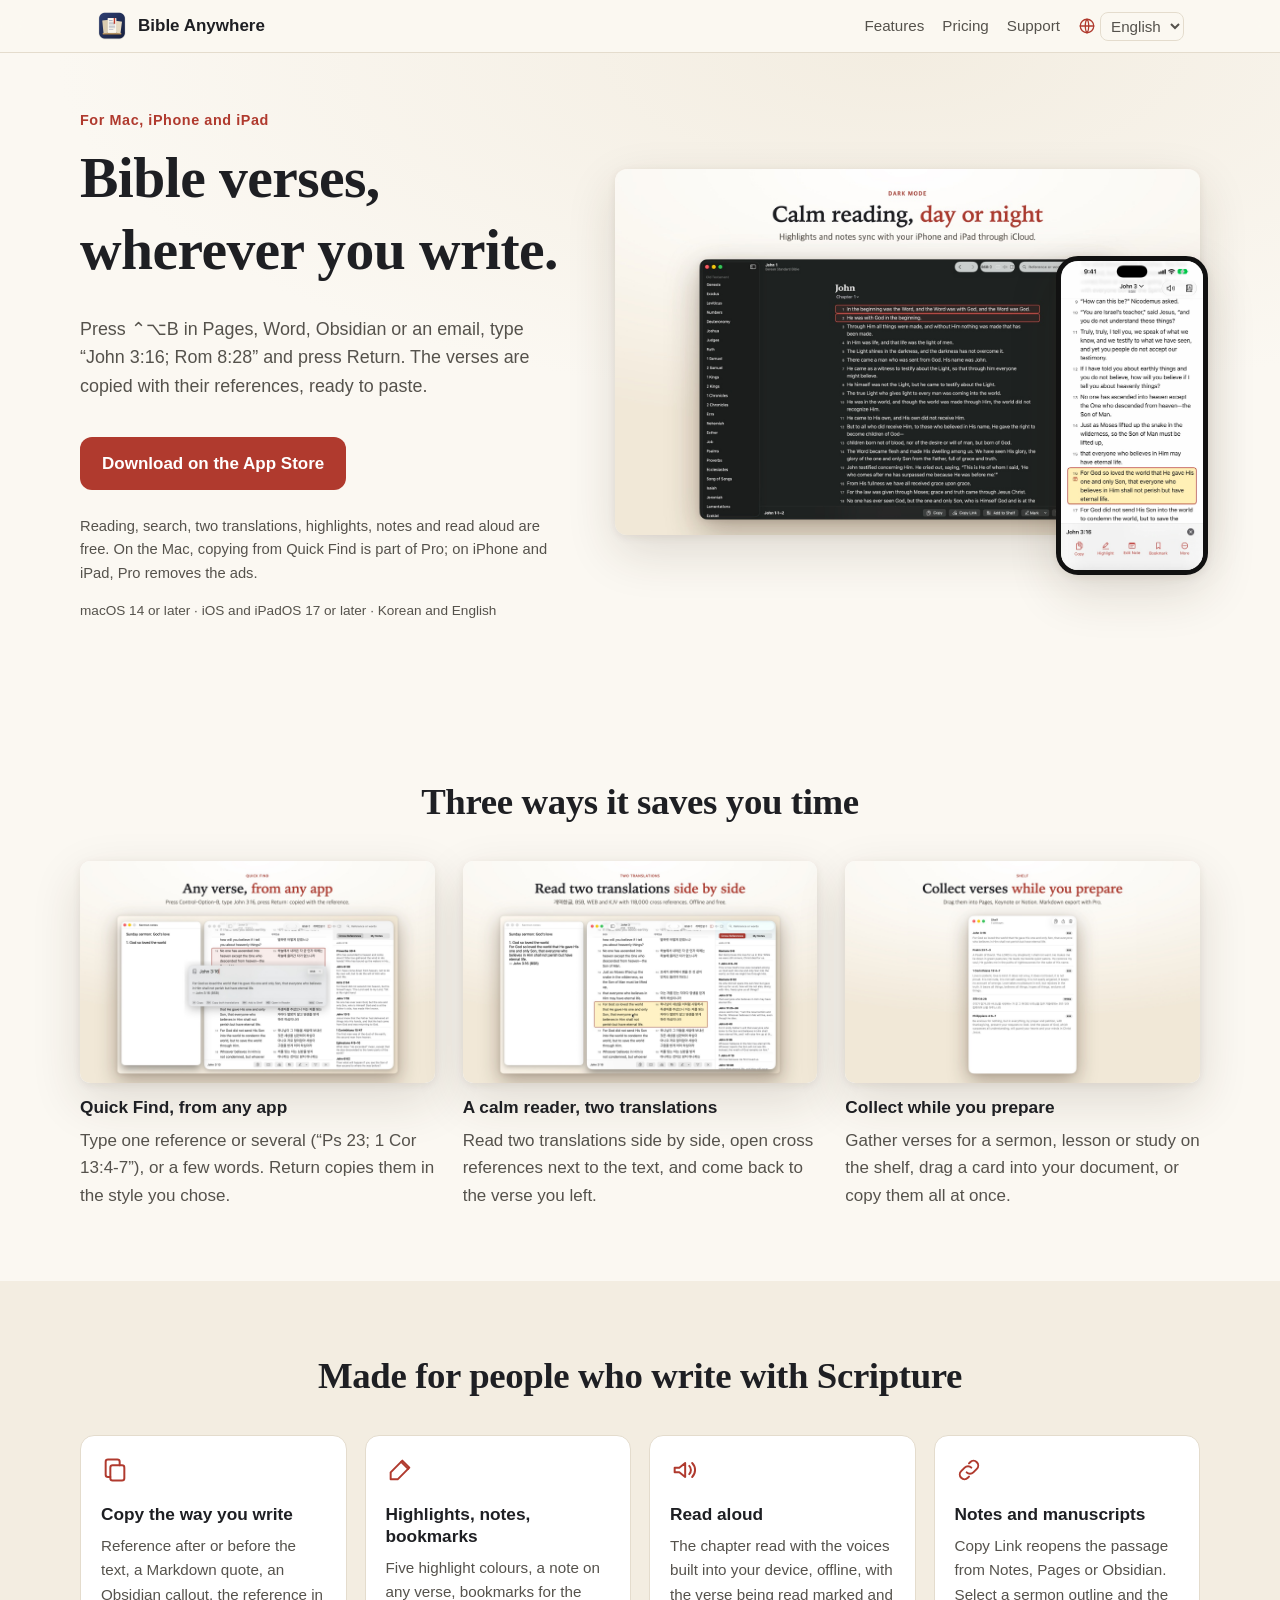
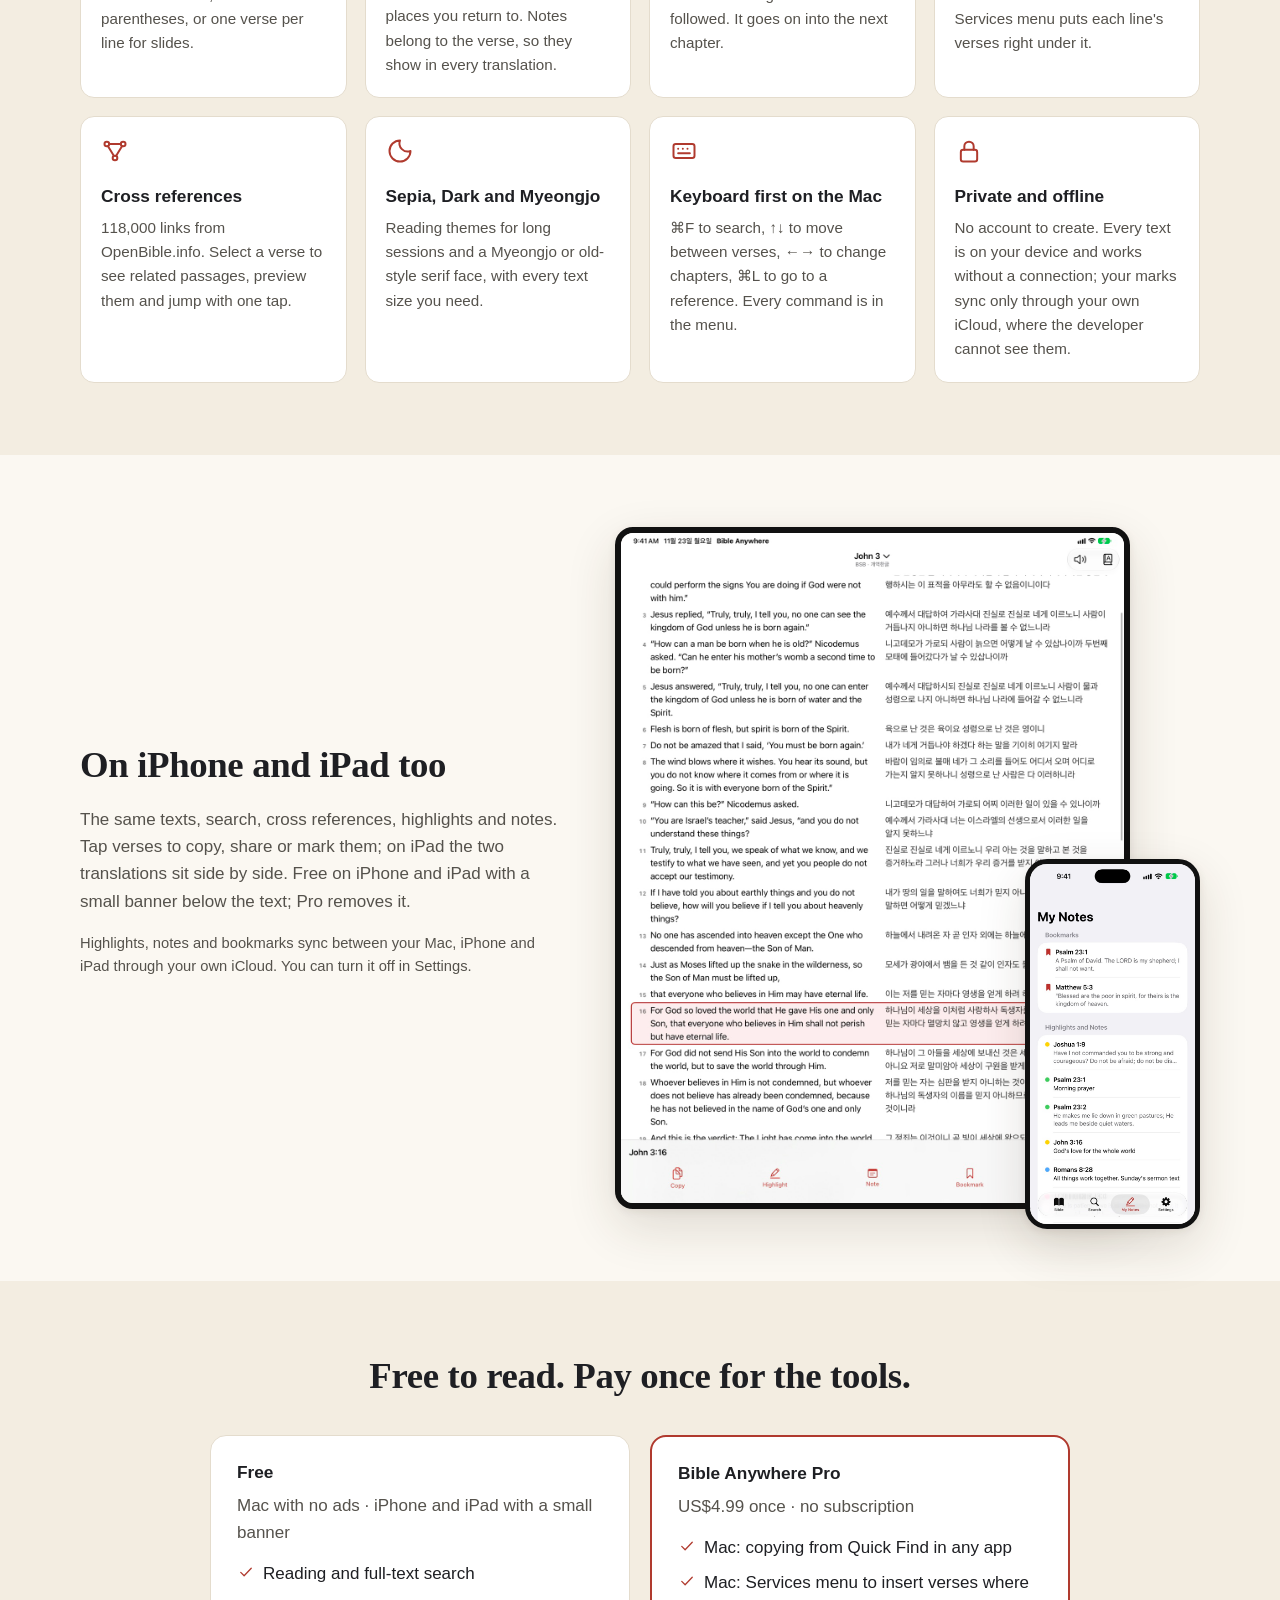
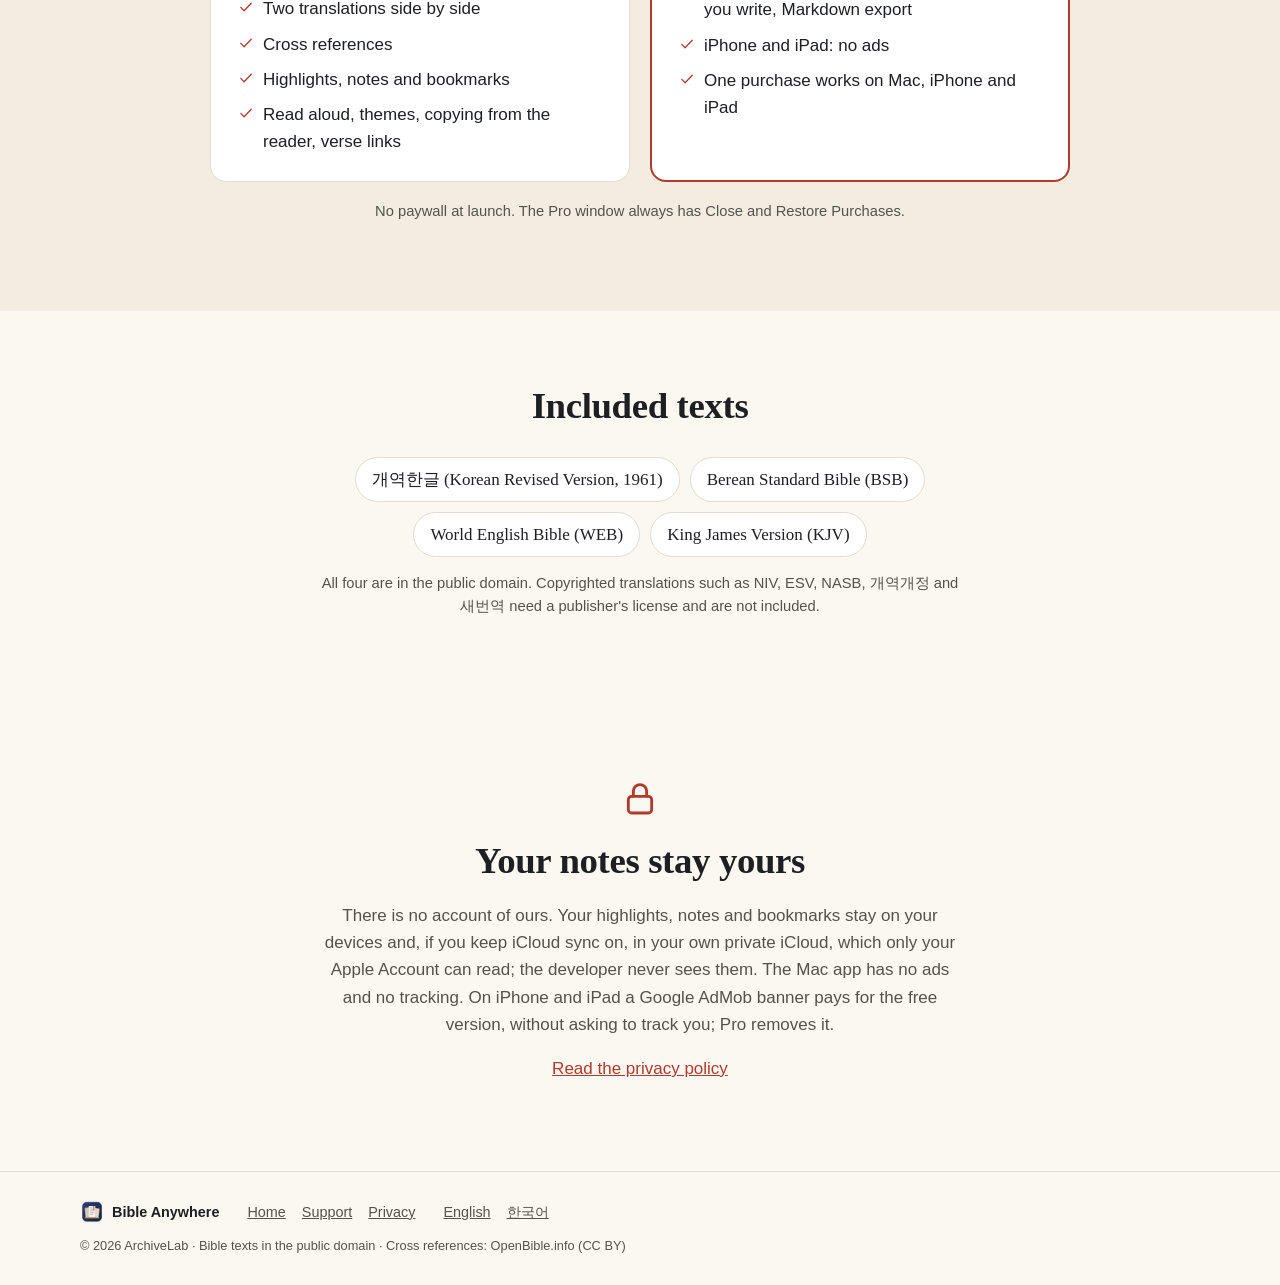
<file: index.html>
<!doctype html>
<html lang="en">
<head>
<meta charset="utf-8">
<meta name="viewport" content="width=device-width, initial-scale=1">
<title>Bible Anywhere</title>
<meta name="description" content="Press ⌃⌥B in any Mac app, type a reference and press Return: the verses are copied with their references. Two translations side by side, cross references, highlights and notes, read aloud. Offline, no account. Free to read, one-time Pro.">
<link rel="alternate" hreflang="en" href="https://archivelab-kr.github.io/bibleanywhere/en/">
<link rel="alternate" hreflang="ko" href="https://archivelab-kr.github.io/bibleanywhere/ko/">
<link rel="alternate" hreflang="x-default" href="https://archivelab-kr.github.io/bibleanywhere/">
<link rel="icon" type="image/png" href="assets/favicon.png">
<script>
(function () {
  var langs = (navigator.languages || [navigator.language || "en"]);
  for (var i = 0; i < langs.length; i++) { if (langs[i].toLowerCase().indexOf("ko") === 0) { location.replace("ko/"); return; } }
  location.replace("en/");
})();
</script>
<noscript><meta http-equiv="refresh" content="0; url=en/"></noscript>
</head>
<body>
<ul><li><a href="en/" lang="en">English</a></li><li><a href="ko/" lang="ko">한국어</a></li></ul>
</body>
</html>
</file>
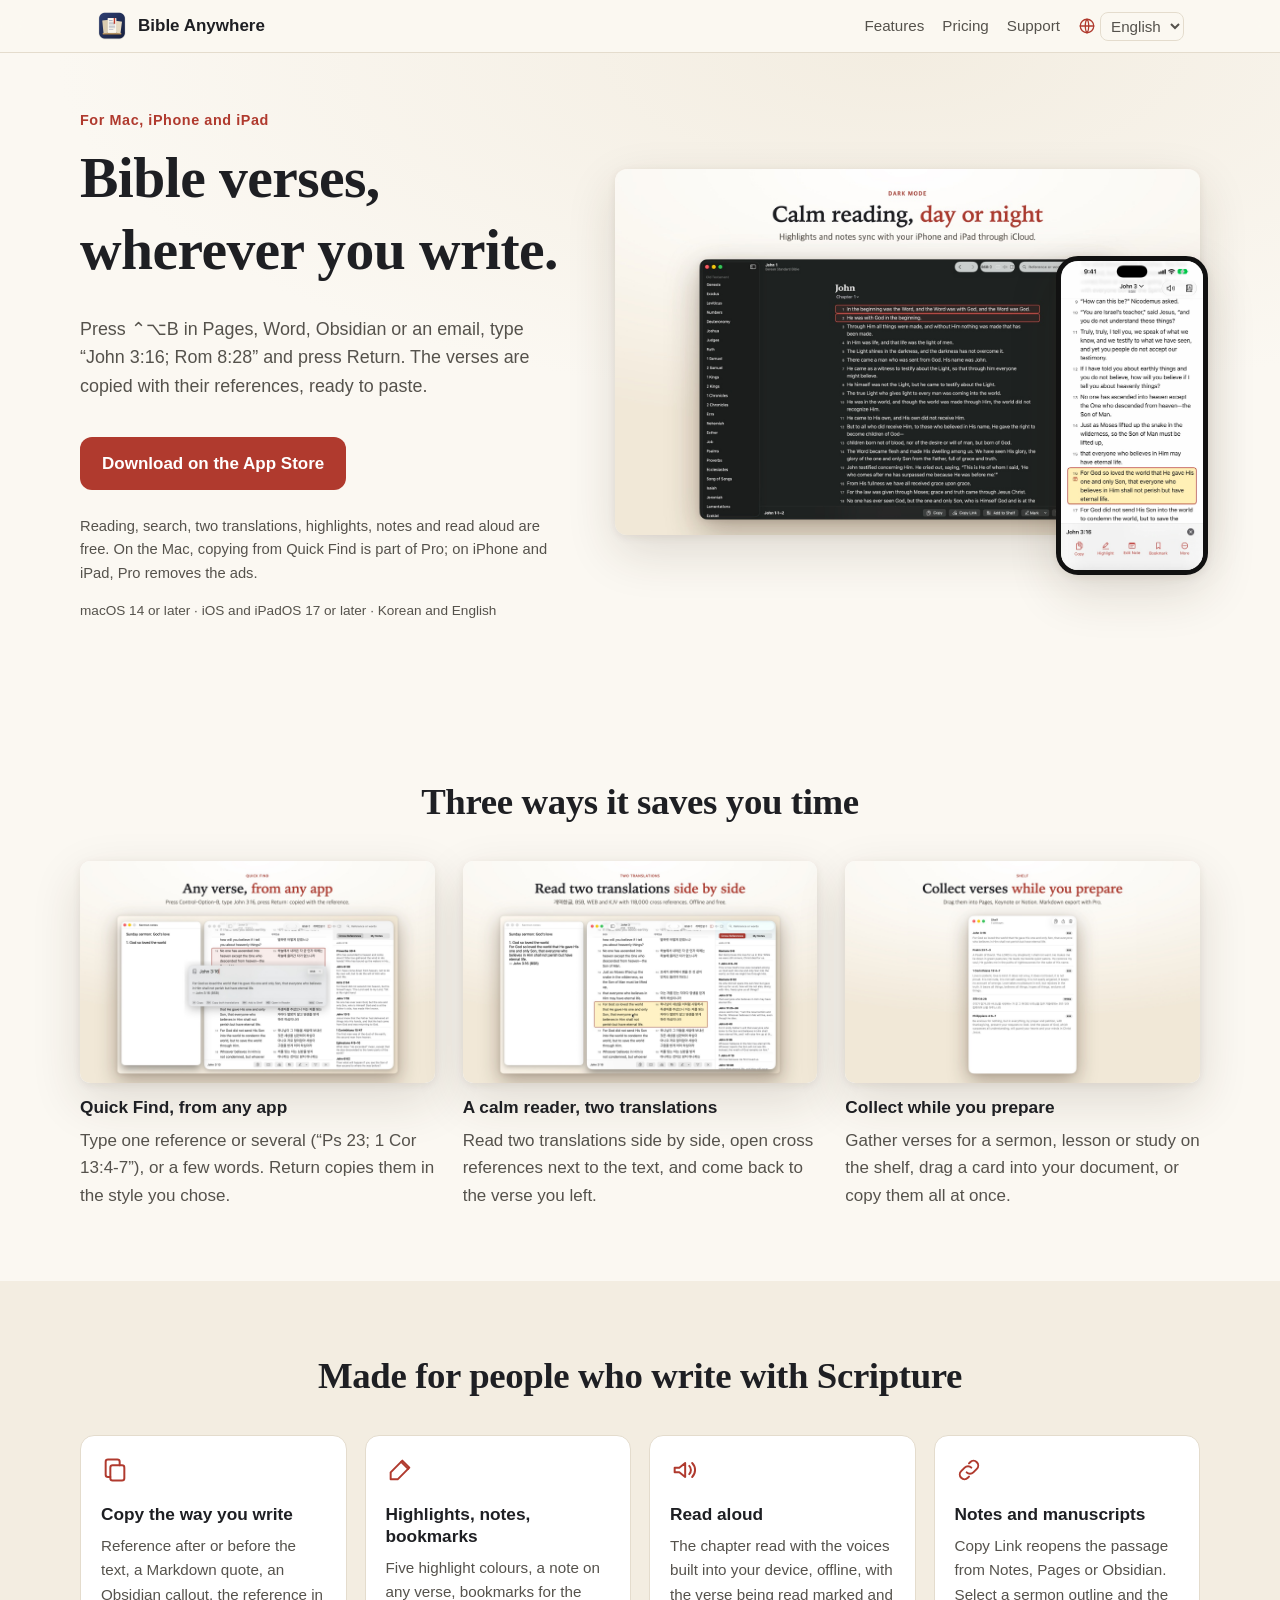
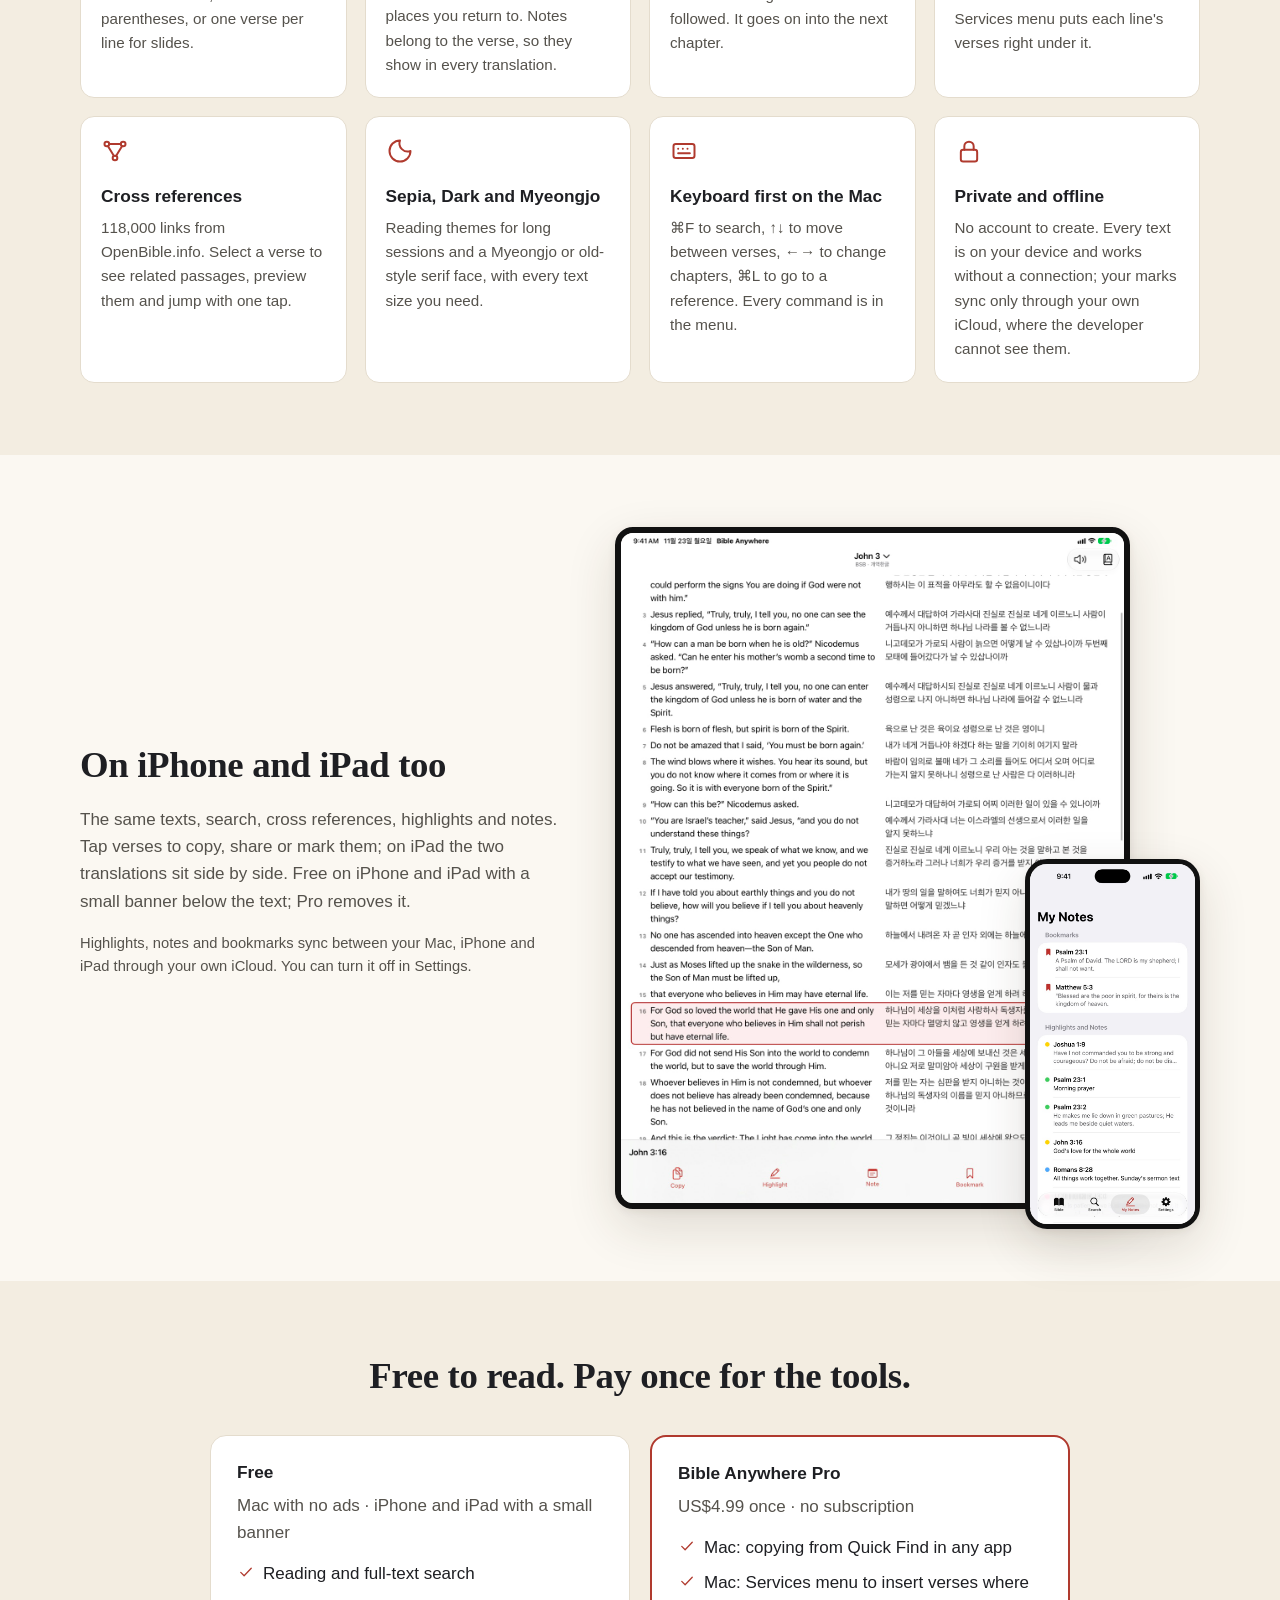
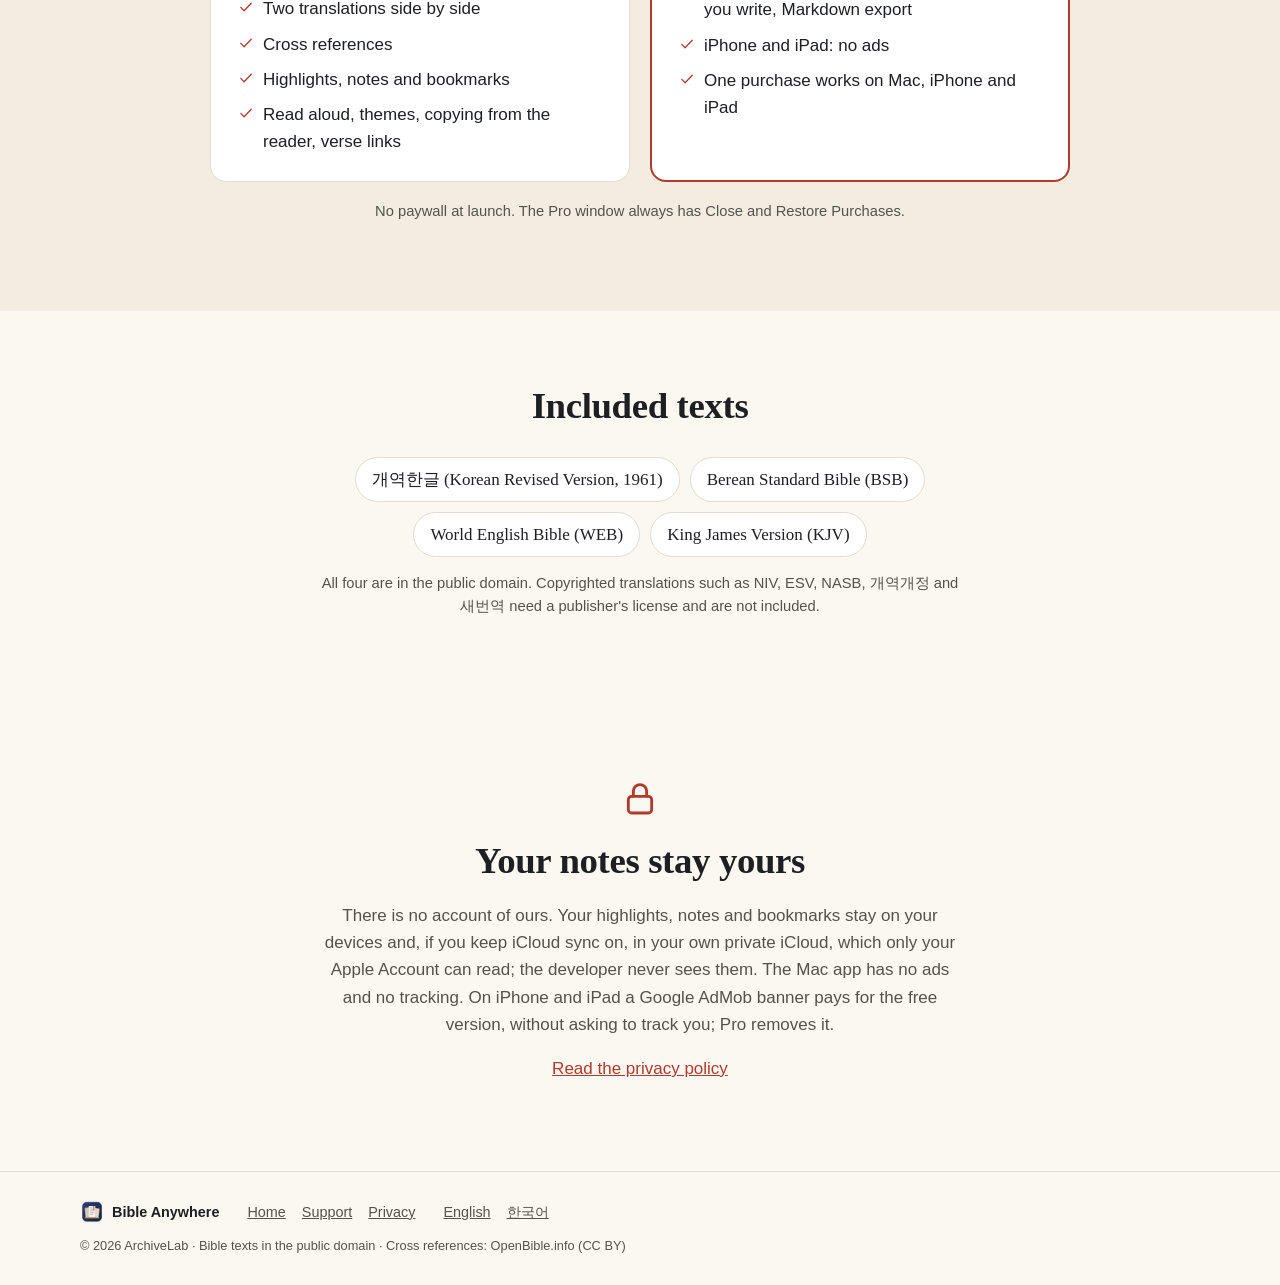
<file: en/index.html>
<!doctype html>
<html lang="en">
<head>
<meta charset="utf-8">
<meta name="viewport" content="width=device-width, initial-scale=1">
<title>Bible Anywhere: find, compare and quote the Bible on Mac, iPhone and iPad</title>
<meta name="description" content="Press ⌃⌥B in any Mac app, type a reference and press Return: the verses are copied with their references. Two translations side by side, cross references, highlights and notes, read aloud. Offline, no account. Free to read, one-time Pro.">
<meta name="color-scheme" content="light dark">
<link rel="canonical" href="https://archivelab-kr.github.io/bibleanywhere/en/">
<link rel="alternate" hreflang="en" href="https://archivelab-kr.github.io/bibleanywhere/en/">
<link rel="alternate" hreflang="ko" href="https://archivelab-kr.github.io/bibleanywhere/ko/">
<link rel="alternate" hreflang="x-default" href="https://archivelab-kr.github.io/bibleanywhere/">
<meta property="og:type" content="website">
<meta property="og:site_name" content="Bible Anywhere">
<meta property="og:title" content="Bible Anywhere: find, compare and quote the Bible on Mac, iPhone and iPad">
<meta property="og:description" content="Press ⌃⌥B in any Mac app, type a reference and press Return: the verses are copied with their references. Two translations side by side, cross references, highlights and notes, read aloud. Offline, no account. Free to read, one-time Pro.">
<meta property="og:url" content="https://archivelab-kr.github.io/bibleanywhere/en/">
<meta property="og:image" content="https://archivelab-kr.github.io/bibleanywhere/assets/icon-1024.png">
<link rel="icon" type="image/png" href="../assets/favicon.png">
<link rel="apple-touch-icon" href="../assets/icon-256.png">
<link rel="stylesheet" href="../assets/style.css">
<script src="../assets/site.js" defer></script>
<script type="application/ld+json">{"@context": "https://schema.org", "@type": "SoftwareApplication", "name": "Bible Anywhere", "description": "Press ⌃⌥B in any Mac app, type a reference and press Return: the verses are copied with their references. Two translations side by side, cross references, highlights and notes, read aloud. Offline, no account. Free to read, one-time Pro.", "operatingSystem": "macOS 14, iOS 17, iPadOS 17", "applicationCategory": "ReferenceApplication", "inLanguage": "en", "url": "https://archivelab-kr.github.io/bibleanywhere/en/", "image": "https://archivelab-kr.github.io/bibleanywhere/assets/icon-1024.png", "screenshot": "https://archivelab-kr.github.io/bibleanywhere/assets/shots/reader-en.jpg?v=37ed2f8d", "offers": {"@type": "Offer", "price": "0", "priceCurrency": "USD"}, "publisher": {"@type": "Organization", "name": "ArchiveLab"}, "downloadUrl": "https://apps.apple.com/app/apple-store/id6837986555?pt=120201957&ct=website"}</script>
</head>
<body>
<header class="top">
  <div class="top-in">
    <a class="brand" href="./"><img src="../assets/icon-256.png" alt="" width="32" height="32">Bible Anywhere</a>
    <nav class="top-nav" aria-label="Home">
      <a href="./#features">Features</a>
      <a href="./#pricing">Pricing</a>
      <a href="support.html">Support</a>
      <label class="lang"><svg class="ico sm" viewBox="0 0 24 24" fill="none" stroke="currentColor" stroke-width="1.7" stroke-linecap="round" stroke-linejoin="round" aria-hidden="true" focusable="false"><circle cx="12" cy="12" r="9"/><path d="M3 12h18M12 3c3 3 3 15 0 18M12 3c-3 3-3 15 0 18"/></svg><span class="sr">Language</span><select><option value="../en/index.html" selected>English</option><option value="../ko/index.html">한국어</option></select></label>
    </nav>
  </div>
</header>
<main>
<section class="hero">
  <div class="hero-in">
    <div class="hero-copy">
      <p class="kicker">For Mac, iPhone and iPad</p>
      <h1>Bible verses,<br>wherever you write.</h1>
      <p class="lead">Press ⌃⌥B in Pages, Word, Obsidian or an email, type “John 3:16; Rom 8:28” and press Return. The verses are copied with their references, ready to paste.</p>
      <a class="cta" href="https://apps.apple.com/app/apple-store/id6837986555?pt=120201957&amp;ct=website">Download on the App Store</a>
      <p class="note">Reading, search, two translations, highlights, notes and read aloud are free. On the Mac, copying from Quick Find is part of Pro; on iPhone and iPad, Pro removes the ads.</p>
      <p class="req">macOS 14 or later · iOS and iPadOS 17 or later · Korean and English</p>
    </div>
    <div class="hero-art">
      <img class="mac" src="../assets/shots/reader-dark-en.jpg?v=2590b761" alt="" width="1440" height="900">
      <img class="phone" src="../assets/shots/iphone-marks-en.jpg?v=61243632" alt="" width="640" height="1390">
    </div>
  </div>
</section>

<section class="how" id="how">
  <h2>Three ways it saves you time</h2>
  <ol class="steps"><li><figure><img src="../assets/shots/quickfind-en.jpg?v=17597c79" alt="" width="1440" height="900" loading="lazy"></figure><h3>Quick Find, from any app</h3><p>Type one reference or several (“Ps 23; 1 Cor 13:4-7”), or a few words. Return copies them in the style you chose.</p></li><li><figure><img src="../assets/shots/reader-en.jpg?v=37ed2f8d" alt="" width="1440" height="900" loading="lazy"></figure><h3>A calm reader, two translations</h3><p>Read two translations side by side, open cross references next to the text, and come back to the verse you left.</p></li><li><figure><img src="../assets/shots/shelf-en.jpg?v=4a3f254a" alt="" width="1440" height="900" loading="lazy"></figure><h3>Collect while you prepare</h3><p>Gather verses for a sermon, lesson or study on the shelf, drag a card into your document, or copy them all at once.</p></li></ol>
</section>

<section class="features" id="features">
  <h2>Made for people who write with Scripture</h2>
  <ul class="feature-grid"><li><svg class="ico" viewBox="0 0 24 24" fill="none" stroke="currentColor" stroke-width="1.7" stroke-linecap="round" stroke-linejoin="round" aria-hidden="true" focusable="false"><rect x="8" y="8" width="12" height="13" rx="2"/><path d="M16 8V5a2 2 0 0 0-2-2H6a2 2 0 0 0-2 2v11a2 2 0 0 0 2 2h2"/></svg><h3>Copy the way you write</h3><p>Reference after or before the text, a Markdown quote, an Obsidian callout, the reference in parentheses, or one verse per line for slides.</p></li><li><svg class="ico" viewBox="0 0 24 24" fill="none" stroke="currentColor" stroke-width="1.7" stroke-linecap="round" stroke-linejoin="round" aria-hidden="true" focusable="false"><path d="M4 20h6l10-10-6-6L4 14z"/><path d="M13 5l6 6"/></svg><h3>Highlights, notes, bookmarks</h3><p>Five highlight colours, a note on any verse, bookmarks for the places you return to. Notes belong to the verse, so they show in every translation.</p></li><li><svg class="ico" viewBox="0 0 24 24" fill="none" stroke="currentColor" stroke-width="1.7" stroke-linecap="round" stroke-linejoin="round" aria-hidden="true" focusable="false"><path d="M4 10v4h4l5 4V6L8 10z"/><path d="M16.5 8.5a5 5 0 0 1 0 7"/><path d="M19 6a8.5 8.5 0 0 1 0 12"/></svg><h3>Read aloud</h3><p>The chapter read with the voices built into your device, offline, with the verse being read marked and followed. It goes on into the next chapter.</p></li><li><svg class="ico" viewBox="0 0 24 24" fill="none" stroke="currentColor" stroke-width="1.7" stroke-linecap="round" stroke-linejoin="round" aria-hidden="true" focusable="false"><path d="M10 14a4 4 0 0 0 5.7 0l3-3a4 4 0 0 0-5.7-5.7l-1 1"/><path d="M14 10a4 4 0 0 0-5.7 0l-3 3a4 4 0 0 0 5.7 5.7l1-1"/></svg><h3>Notes and manuscripts</h3><p>Copy Link reopens the passage from Notes, Pages or Obsidian. Select a sermon outline and the Services menu puts each line's verses right under it.</p></li><li><svg class="ico" viewBox="0 0 24 24" fill="none" stroke="currentColor" stroke-width="1.7" stroke-linecap="round" stroke-linejoin="round" aria-hidden="true" focusable="false"><circle cx="5" cy="6" r="2"/><circle cx="19" cy="6" r="2"/><circle cx="12" cy="18" r="2"/><path d="M7 6h10M6 8l5 8M18 8l-5 8"/></svg><h3>Cross references</h3><p>118,000 links from OpenBible.info. Select a verse to see related passages, preview them and jump with one tap.</p></li><li><svg class="ico" viewBox="0 0 24 24" fill="none" stroke="currentColor" stroke-width="1.7" stroke-linecap="round" stroke-linejoin="round" aria-hidden="true" focusable="false"><path d="M12 3a9 9 0 1 0 9 9 7 7 0 0 1-9-9z"/></svg><h3>Sepia, Dark and Myeongjo</h3><p>Reading themes for long sessions and a Myeongjo or old-style serif face, with every text size you need.</p></li><li><svg class="ico" viewBox="0 0 24 24" fill="none" stroke="currentColor" stroke-width="1.7" stroke-linecap="round" stroke-linejoin="round" aria-hidden="true" focusable="false"><rect x="3" y="6" width="18" height="12" rx="2"/><path d="M7 10h.01M11 10h.01M15 10h.01M7 14h10"/></svg><h3>Keyboard first on the Mac</h3><p>⌘F to search, ↑↓ to move between verses, ←→ to change chapters, ⌘L to go to a reference. Every command is in the menu.</p></li><li><svg class="ico" viewBox="0 0 24 24" fill="none" stroke="currentColor" stroke-width="1.7" stroke-linecap="round" stroke-linejoin="round" aria-hidden="true" focusable="false"><rect x="5" y="11" width="14" height="10" rx="2"/><path d="M8 11V8a4 4 0 0 1 8 0v3"/></svg><h3>Private and offline</h3><p>No account to create. Every text is on your device and works without a connection; your marks sync only through your own iCloud, where the developer cannot see them.</p></li></ul>
</section>

<section class="devices">
  <div class="devices-in">
    <div class="devices-copy">
      <h2>On iPhone and iPad too</h2>
      <p>The same texts, search, cross references, highlights and notes. Tap verses to copy, share or mark them; on iPad the two translations sit side by side. Free on iPhone and iPad with a small banner below the text; Pro removes it.</p>
      <p class="note">Highlights, notes and bookmarks sync between your Mac, iPhone and iPad through your own iCloud. You can turn it off in Settings.</p>
    </div>
    <div class="devices-art">
      <img class="pad" src="../assets/shots/ipad-parallel-en.jpg?v=3c80d239" alt="" width="1200" height="1600" loading="lazy">
      <img class="phone" src="../assets/shots/iphone-notes-en.jpg?v=5a365278" alt="" width="640" height="1390" loading="lazy">
    </div>
  </div>
</section>

<section class="pricing" id="pricing">
  <h2>Free to read. Pay once for the tools.</h2>
  <div class="plans">
    <div class="plan"><h3>Free</h3><p class="price">Mac with no ads · iPhone and iPad with a small banner</p><ul><li><svg class="ico sm" viewBox="0 0 24 24" fill="none" stroke="currentColor" stroke-width="1.7" stroke-linecap="round" stroke-linejoin="round" aria-hidden="true" focusable="false"><path d="M5 12.5l4.5 4.5L19 7"/></svg>Reading and full-text search</li><li><svg class="ico sm" viewBox="0 0 24 24" fill="none" stroke="currentColor" stroke-width="1.7" stroke-linecap="round" stroke-linejoin="round" aria-hidden="true" focusable="false"><path d="M5 12.5l4.5 4.5L19 7"/></svg>Two translations side by side</li><li><svg class="ico sm" viewBox="0 0 24 24" fill="none" stroke="currentColor" stroke-width="1.7" stroke-linecap="round" stroke-linejoin="round" aria-hidden="true" focusable="false"><path d="M5 12.5l4.5 4.5L19 7"/></svg>Cross references</li><li><svg class="ico sm" viewBox="0 0 24 24" fill="none" stroke="currentColor" stroke-width="1.7" stroke-linecap="round" stroke-linejoin="round" aria-hidden="true" focusable="false"><path d="M5 12.5l4.5 4.5L19 7"/></svg>Highlights, notes and bookmarks</li><li><svg class="ico sm" viewBox="0 0 24 24" fill="none" stroke="currentColor" stroke-width="1.7" stroke-linecap="round" stroke-linejoin="round" aria-hidden="true" focusable="false"><path d="M5 12.5l4.5 4.5L19 7"/></svg>Read aloud, themes, copying from the reader, verse links</li></ul></div>
    <div class="plan pro"><h3>Bible Anywhere Pro</h3><p class="price">US$4.99 once · no subscription</p><ul><li><svg class="ico sm" viewBox="0 0 24 24" fill="none" stroke="currentColor" stroke-width="1.7" stroke-linecap="round" stroke-linejoin="round" aria-hidden="true" focusable="false"><path d="M5 12.5l4.5 4.5L19 7"/></svg>Mac: copying from Quick Find in any app</li><li><svg class="ico sm" viewBox="0 0 24 24" fill="none" stroke="currentColor" stroke-width="1.7" stroke-linecap="round" stroke-linejoin="round" aria-hidden="true" focusable="false"><path d="M5 12.5l4.5 4.5L19 7"/></svg>Mac: Services menu to insert verses where you write, Markdown export</li><li><svg class="ico sm" viewBox="0 0 24 24" fill="none" stroke="currentColor" stroke-width="1.7" stroke-linecap="round" stroke-linejoin="round" aria-hidden="true" focusable="false"><path d="M5 12.5l4.5 4.5L19 7"/></svg>iPhone and iPad: no ads</li><li><svg class="ico sm" viewBox="0 0 24 24" fill="none" stroke="currentColor" stroke-width="1.7" stroke-linecap="round" stroke-linejoin="round" aria-hidden="true" focusable="false"><path d="M5 12.5l4.5 4.5L19 7"/></svg>One purchase works on Mac, iPhone and iPad</li></ul></div>
  </div>
  <p class="note center">No paywall at launch. The Pro window always has Close and Restore Purchases.</p>
</section>

<section class="texts">
  <h2>Included texts</h2>
  <ul class="text-list"><li>개역한글 (Korean Revised Version, 1961)</li><li>Berean Standard Bible (BSB)</li><li>World English Bible (WEB)</li><li>King James Version (KJV)</li></ul>
  <p class="note center">All four are in the public domain. Copyrighted translations such as NIV, ESV, NASB, 개역개정 and 새번역 need a publisher's license and are not included.</p>
</section>

<section class="promise">
  <div class="promise-in">
    <svg class="ico lg" viewBox="0 0 24 24" fill="none" stroke="currentColor" stroke-width="1.7" stroke-linecap="round" stroke-linejoin="round" aria-hidden="true" focusable="false"><rect x="5" y="11" width="14" height="10" rx="2"/><path d="M8 11V8a4 4 0 0 1 8 0v3"/></svg>
    <h2>Your notes stay yours</h2>
    <p>There is no account of ours. Your highlights, notes and bookmarks stay on your devices and, if you keep iCloud sync on, in your own private iCloud, which only your Apple Account can read; the developer never sees them. The Mac app has no ads and no tracking. On iPhone and iPad a Google AdMob banner pays for the free version, without asking to track you; Pro removes it.</p>
    <p><a href="privacy.html">Read the privacy policy</a></p>
  </div>
</section>
</main>
<footer class="foot">
  <div class="foot-in">
    <p class="foot-brand"><img src="../assets/icon-256.png" alt="" width="24" height="24">Bible Anywhere</p>
    <ul class="foot-links">
      <li><a href="./">Home</a></li>
      <li><a href="support.html">Support</a></li>
      <li><a href="privacy.html">Privacy</a></li>
    </ul>
    <ul class="foot-langs" aria-label="Language"><li><a href="../en/index.html" hreflang="en" lang="en">English</a></li><li><a href="../ko/index.html" hreflang="ko" lang="ko">한국어</a></li></ul>
    <p class="foot-copy">© 2026 ArchiveLab · Bible texts in the public domain · Cross references: OpenBible.info (CC BY)</p>
  </div>
</footer>
</body>
</html>
</file>
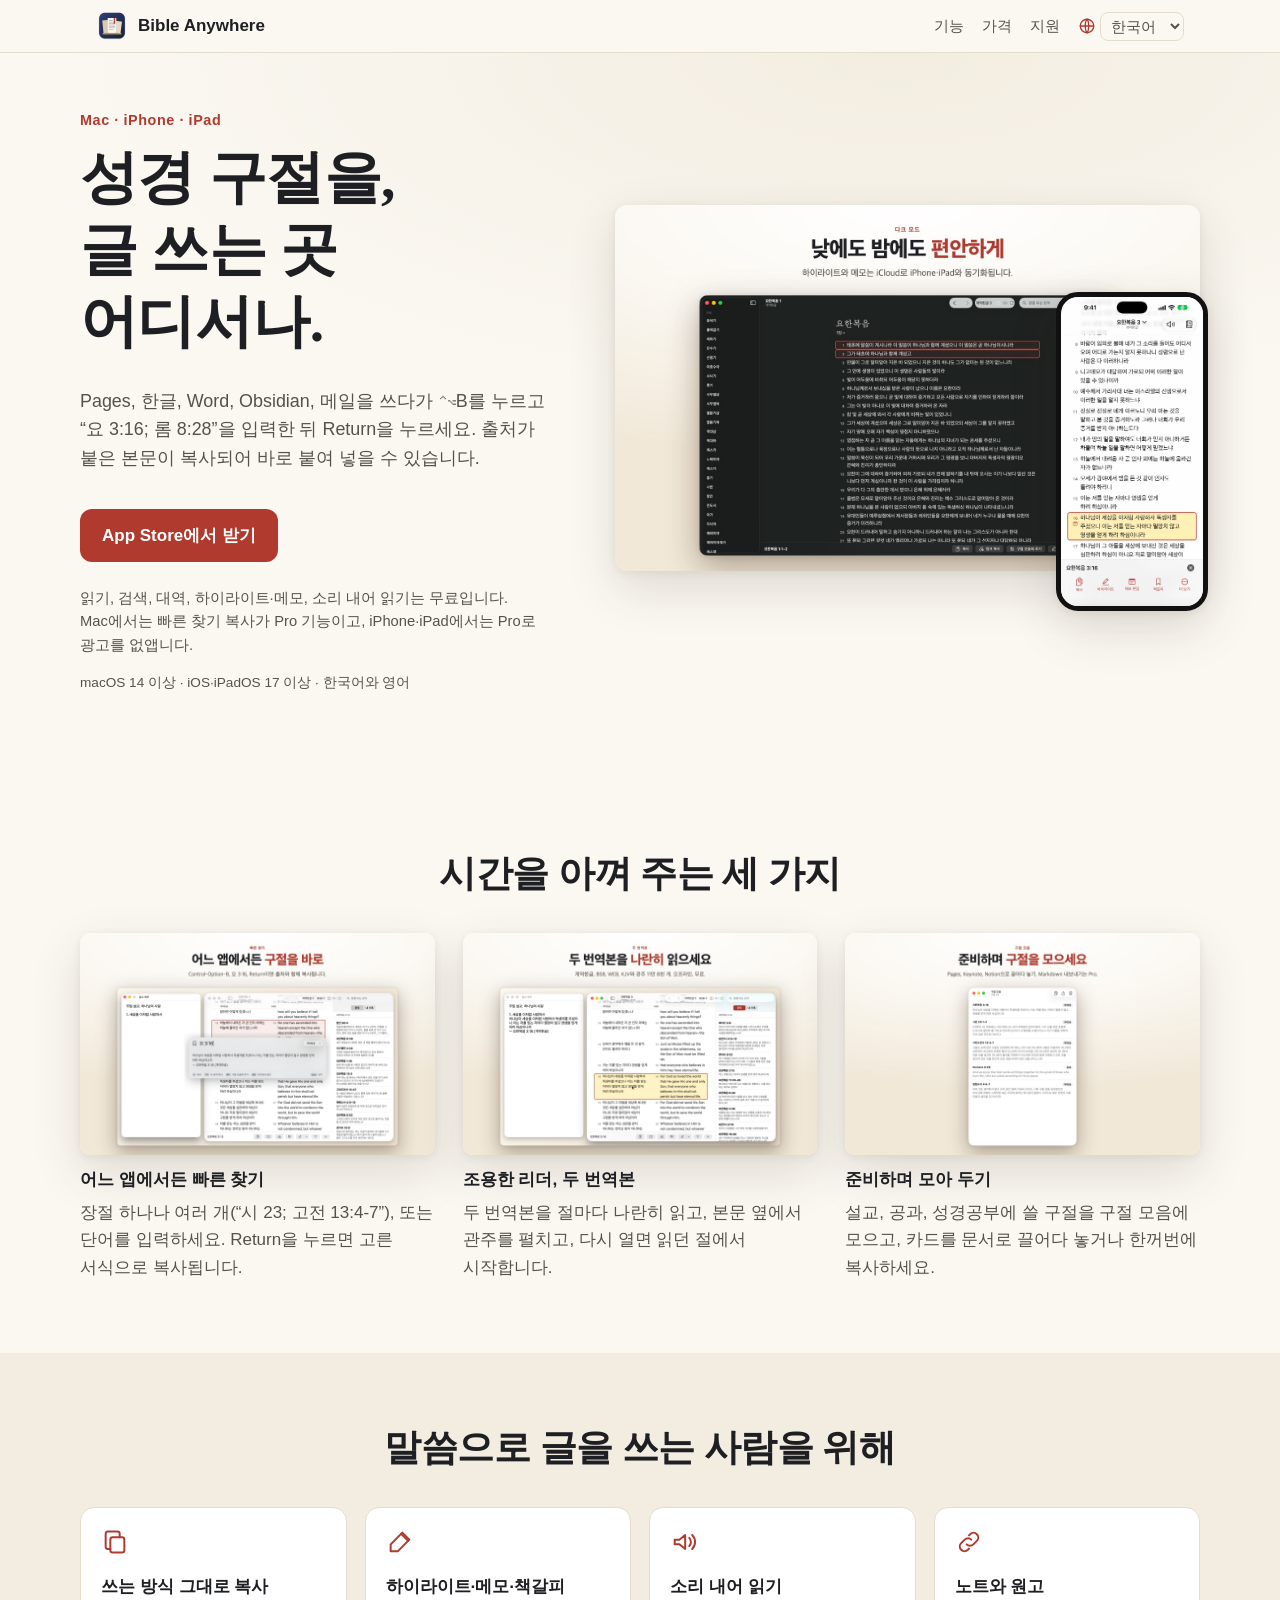
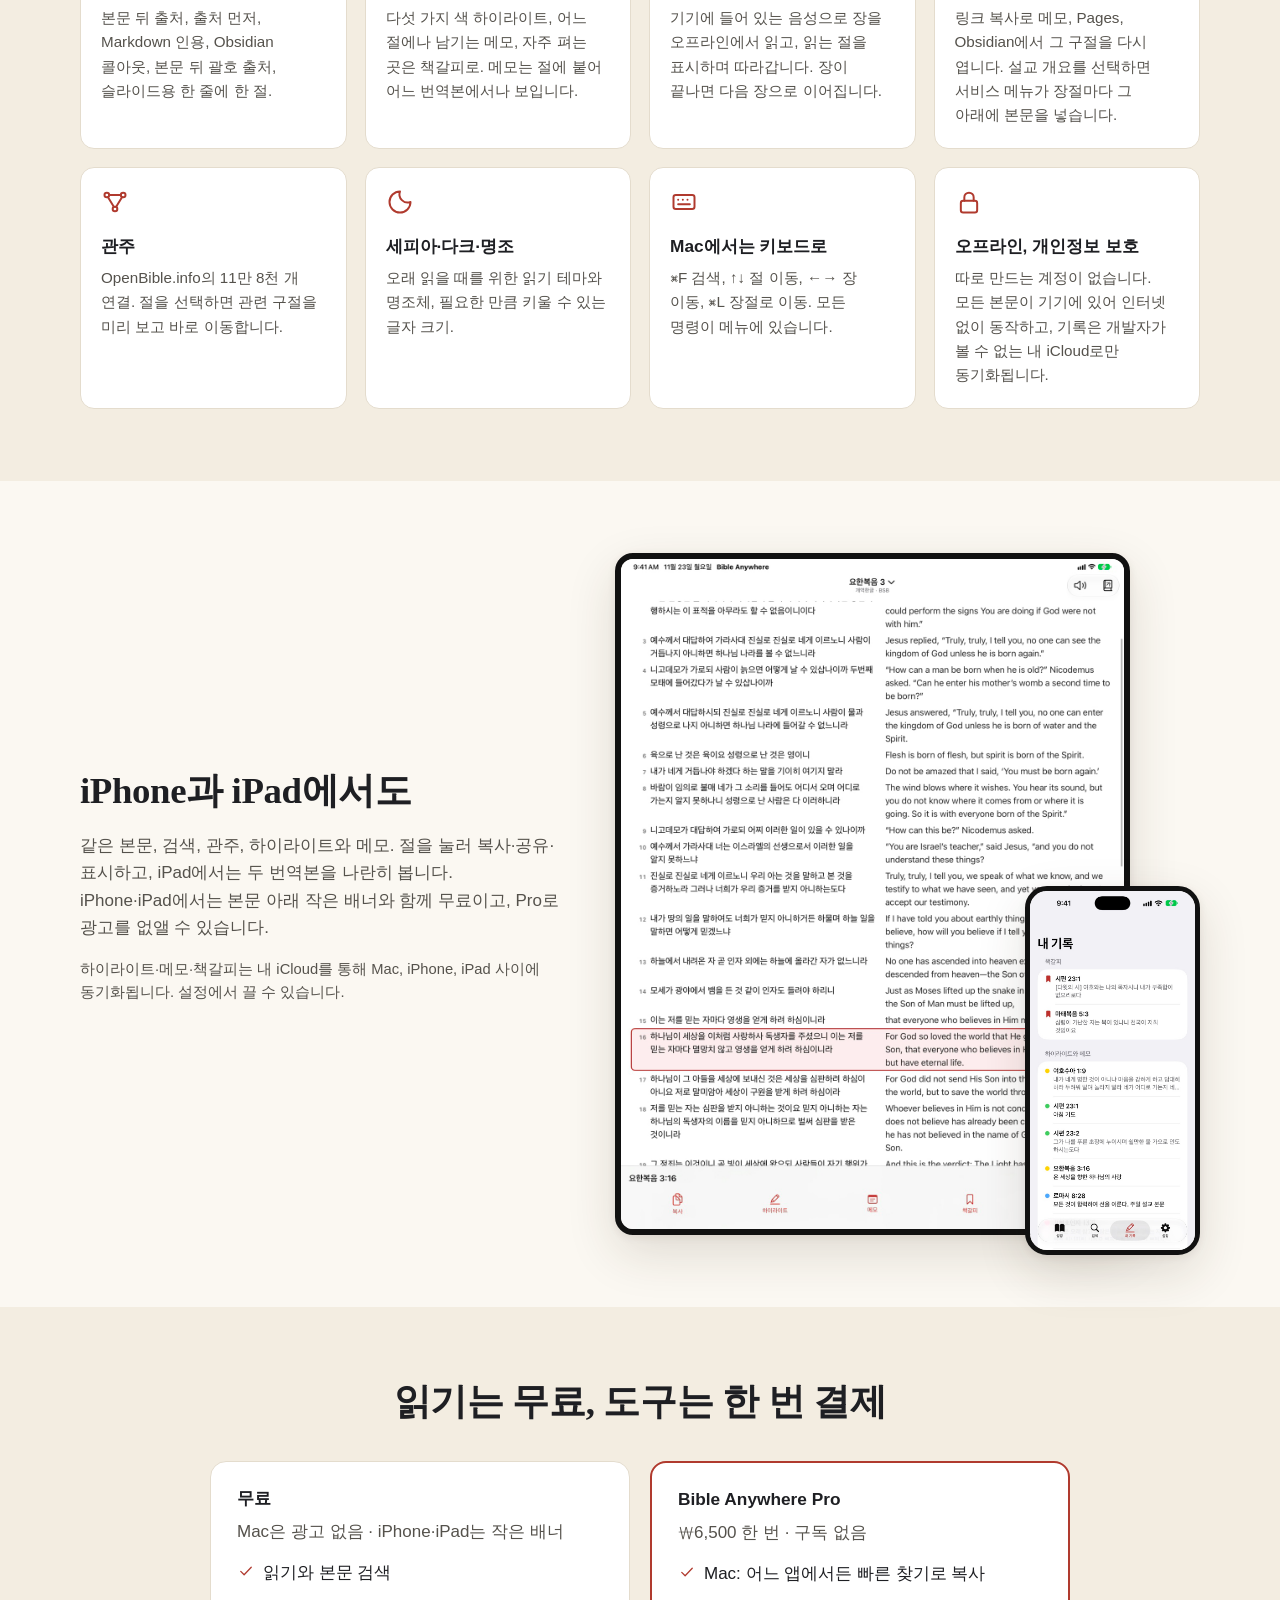
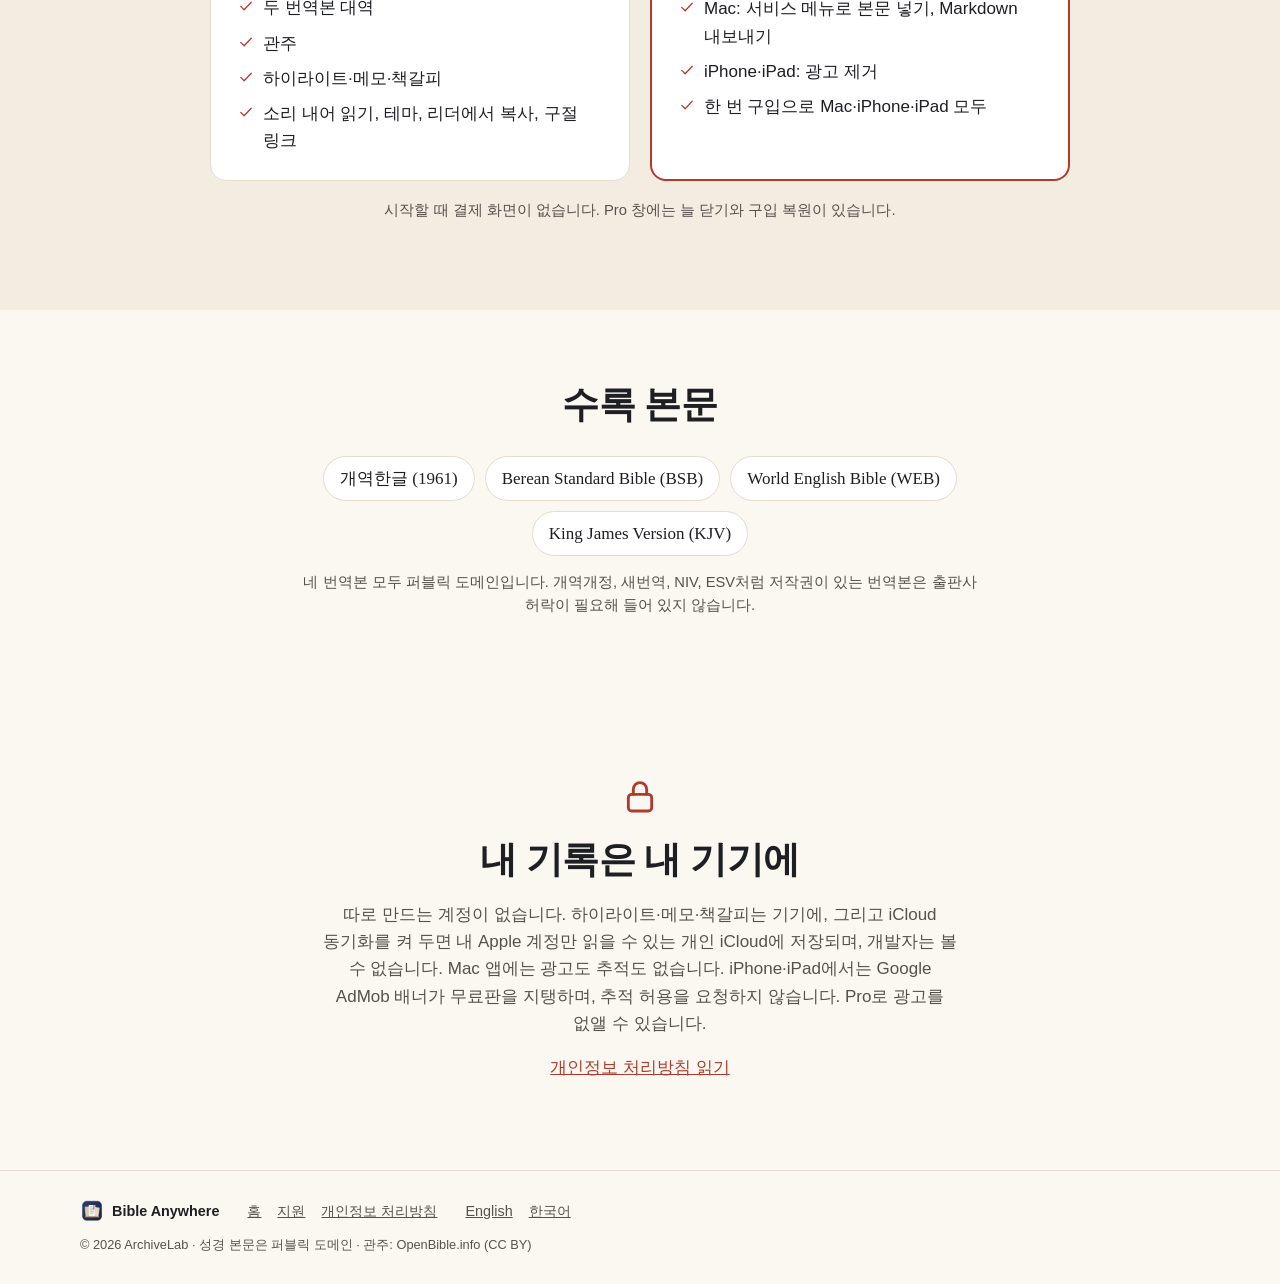
<file: ko/index.html>
<!doctype html>
<html lang="ko">
<head>
<meta charset="utf-8">
<meta name="viewport" content="width=device-width, initial-scale=1">
<title>Bible Anywhere: Mac·iPhone·iPad에서 성경을 찾고, 비교하고, 인용하기</title>
<meta name="description" content="어느 Mac 앱에서든 ⌃⌥B를 누르고 장절을 입력한 뒤 Return이면 출처가 붙은 본문이 복사됩니다. 두 번역본 대역, 관주, 하이라이트와 메모, 소리 내어 읽기. 오프라인, 계정 없음. 읽기는 무료, Pro는 한 번 결제.">
<meta name="color-scheme" content="light dark">
<link rel="canonical" href="https://archivelab-kr.github.io/bibleanywhere/ko/">
<link rel="alternate" hreflang="en" href="https://archivelab-kr.github.io/bibleanywhere/en/">
<link rel="alternate" hreflang="ko" href="https://archivelab-kr.github.io/bibleanywhere/ko/">
<link rel="alternate" hreflang="x-default" href="https://archivelab-kr.github.io/bibleanywhere/">
<meta property="og:type" content="website">
<meta property="og:site_name" content="Bible Anywhere">
<meta property="og:title" content="Bible Anywhere: Mac·iPhone·iPad에서 성경을 찾고, 비교하고, 인용하기">
<meta property="og:description" content="어느 Mac 앱에서든 ⌃⌥B를 누르고 장절을 입력한 뒤 Return이면 출처가 붙은 본문이 복사됩니다. 두 번역본 대역, 관주, 하이라이트와 메모, 소리 내어 읽기. 오프라인, 계정 없음. 읽기는 무료, Pro는 한 번 결제.">
<meta property="og:url" content="https://archivelab-kr.github.io/bibleanywhere/ko/">
<meta property="og:image" content="https://archivelab-kr.github.io/bibleanywhere/assets/icon-1024.png">
<link rel="icon" type="image/png" href="../assets/favicon.png">
<link rel="apple-touch-icon" href="../assets/icon-256.png">
<link rel="stylesheet" href="../assets/style.css">
<script src="../assets/site.js" defer></script>
<script type="application/ld+json">{"@context": "https://schema.org", "@type": "SoftwareApplication", "name": "Bible Anywhere", "description": "어느 Mac 앱에서든 ⌃⌥B를 누르고 장절을 입력한 뒤 Return이면 출처가 붙은 본문이 복사됩니다. 두 번역본 대역, 관주, 하이라이트와 메모, 소리 내어 읽기. 오프라인, 계정 없음. 읽기는 무료, Pro는 한 번 결제.", "operatingSystem": "macOS 14, iOS 17, iPadOS 17", "applicationCategory": "ReferenceApplication", "inLanguage": "ko", "url": "https://archivelab-kr.github.io/bibleanywhere/ko/", "image": "https://archivelab-kr.github.io/bibleanywhere/assets/icon-1024.png", "screenshot": "https://archivelab-kr.github.io/bibleanywhere/assets/shots/reader-ko.jpg?v=55b52a48", "offers": {"@type": "Offer", "price": "0", "priceCurrency": "USD"}, "publisher": {"@type": "Organization", "name": "ArchiveLab"}, "downloadUrl": "https://apps.apple.com/app/apple-store/id6837986555?pt=120201957&ct=website"}</script>
</head>
<body>
<header class="top">
  <div class="top-in">
    <a class="brand" href="./"><img src="../assets/icon-256.png" alt="" width="32" height="32">Bible Anywhere</a>
    <nav class="top-nav" aria-label="홈">
      <a href="./#features">기능</a>
      <a href="./#pricing">가격</a>
      <a href="support.html">지원</a>
      <label class="lang"><svg class="ico sm" viewBox="0 0 24 24" fill="none" stroke="currentColor" stroke-width="1.7" stroke-linecap="round" stroke-linejoin="round" aria-hidden="true" focusable="false"><circle cx="12" cy="12" r="9"/><path d="M3 12h18M12 3c3 3 3 15 0 18M12 3c-3 3-3 15 0 18"/></svg><span class="sr">언어</span><select><option value="../en/index.html">English</option><option value="../ko/index.html" selected>한국어</option></select></label>
    </nav>
  </div>
</header>
<main>
<section class="hero">
  <div class="hero-in">
    <div class="hero-copy">
      <p class="kicker">Mac · iPhone · iPad</p>
      <h1>성경 구절을,<br>글 쓰는 곳 어디서나.</h1>
      <p class="lead">Pages, 한글, Word, Obsidian, 메일을 쓰다가 ⌃⌥B를 누르고 “요 3:16; 롬 8:28”을 입력한 뒤 Return을 누르세요. 출처가 붙은 본문이 복사되어 바로 붙여 넣을 수 있습니다.</p>
      <a class="cta" href="https://apps.apple.com/app/apple-store/id6837986555?pt=120201957&amp;ct=website">App Store에서 받기</a>
      <p class="note">읽기, 검색, 대역, 하이라이트·메모, 소리 내어 읽기는 무료입니다. Mac에서는 빠른 찾기 복사가 Pro 기능이고, iPhone·iPad에서는 Pro로 광고를 없앱니다.</p>
      <p class="req">macOS 14 이상 · iOS·iPadOS 17 이상 · 한국어와 영어</p>
    </div>
    <div class="hero-art">
      <img class="mac" src="../assets/shots/reader-dark-ko.jpg?v=7ba0129e" alt="" width="1440" height="900">
      <img class="phone" src="../assets/shots/iphone-marks-ko.jpg?v=d2bfb5de" alt="" width="640" height="1390">
    </div>
  </div>
</section>

<section class="how" id="how">
  <h2>시간을 아껴 주는 세 가지</h2>
  <ol class="steps"><li><figure><img src="../assets/shots/quickfind-ko.jpg?v=98ef8e1a" alt="" width="1440" height="900" loading="lazy"></figure><h3>어느 앱에서든 빠른 찾기</h3><p>장절 하나나 여러 개(“시 23; 고전 13:4-7”), 또는 단어를 입력하세요. Return을 누르면 고른 서식으로 복사됩니다.</p></li><li><figure><img src="../assets/shots/reader-ko.jpg?v=55b52a48" alt="" width="1440" height="900" loading="lazy"></figure><h3>조용한 리더, 두 번역본</h3><p>두 번역본을 절마다 나란히 읽고, 본문 옆에서 관주를 펼치고, 다시 열면 읽던 절에서 시작합니다.</p></li><li><figure><img src="../assets/shots/shelf-ko.jpg?v=aca7fae7" alt="" width="1440" height="900" loading="lazy"></figure><h3>준비하며 모아 두기</h3><p>설교, 공과, 성경공부에 쓸 구절을 구절 모음에 모으고, 카드를 문서로 끌어다 놓거나 한꺼번에 복사하세요.</p></li></ol>
</section>

<section class="features" id="features">
  <h2>말씀으로 글을 쓰는 사람을 위해</h2>
  <ul class="feature-grid"><li><svg class="ico" viewBox="0 0 24 24" fill="none" stroke="currentColor" stroke-width="1.7" stroke-linecap="round" stroke-linejoin="round" aria-hidden="true" focusable="false"><rect x="8" y="8" width="12" height="13" rx="2"/><path d="M16 8V5a2 2 0 0 0-2-2H6a2 2 0 0 0-2 2v11a2 2 0 0 0 2 2h2"/></svg><h3>쓰는 방식 그대로 복사</h3><p>본문 뒤 출처, 출처 먼저, Markdown 인용, Obsidian 콜아웃, 본문 뒤 괄호 출처, 슬라이드용 한 줄에 한 절.</p></li><li><svg class="ico" viewBox="0 0 24 24" fill="none" stroke="currentColor" stroke-width="1.7" stroke-linecap="round" stroke-linejoin="round" aria-hidden="true" focusable="false"><path d="M4 20h6l10-10-6-6L4 14z"/><path d="M13 5l6 6"/></svg><h3>하이라이트·메모·책갈피</h3><p>다섯 가지 색 하이라이트, 어느 절에나 남기는 메모, 자주 펴는 곳은 책갈피로. 메모는 절에 붙어 어느 번역본에서나 보입니다.</p></li><li><svg class="ico" viewBox="0 0 24 24" fill="none" stroke="currentColor" stroke-width="1.7" stroke-linecap="round" stroke-linejoin="round" aria-hidden="true" focusable="false"><path d="M4 10v4h4l5 4V6L8 10z"/><path d="M16.5 8.5a5 5 0 0 1 0 7"/><path d="M19 6a8.5 8.5 0 0 1 0 12"/></svg><h3>소리 내어 읽기</h3><p>기기에 들어 있는 음성으로 장을 오프라인에서 읽고, 읽는 절을 표시하며 따라갑니다. 장이 끝나면 다음 장으로 이어집니다.</p></li><li><svg class="ico" viewBox="0 0 24 24" fill="none" stroke="currentColor" stroke-width="1.7" stroke-linecap="round" stroke-linejoin="round" aria-hidden="true" focusable="false"><path d="M10 14a4 4 0 0 0 5.7 0l3-3a4 4 0 0 0-5.7-5.7l-1 1"/><path d="M14 10a4 4 0 0 0-5.7 0l-3 3a4 4 0 0 0 5.7 5.7l1-1"/></svg><h3>노트와 원고</h3><p>링크 복사로 메모, Pages, Obsidian에서 그 구절을 다시 엽니다. 설교 개요를 선택하면 서비스 메뉴가 장절마다 그 아래에 본문을 넣습니다.</p></li><li><svg class="ico" viewBox="0 0 24 24" fill="none" stroke="currentColor" stroke-width="1.7" stroke-linecap="round" stroke-linejoin="round" aria-hidden="true" focusable="false"><circle cx="5" cy="6" r="2"/><circle cx="19" cy="6" r="2"/><circle cx="12" cy="18" r="2"/><path d="M7 6h10M6 8l5 8M18 8l-5 8"/></svg><h3>관주</h3><p>OpenBible.info의 11만 8천 개 연결. 절을 선택하면 관련 구절을 미리 보고 바로 이동합니다.</p></li><li><svg class="ico" viewBox="0 0 24 24" fill="none" stroke="currentColor" stroke-width="1.7" stroke-linecap="round" stroke-linejoin="round" aria-hidden="true" focusable="false"><path d="M12 3a9 9 0 1 0 9 9 7 7 0 0 1-9-9z"/></svg><h3>세피아·다크·명조</h3><p>오래 읽을 때를 위한 읽기 테마와 명조체, 필요한 만큼 키울 수 있는 글자 크기.</p></li><li><svg class="ico" viewBox="0 0 24 24" fill="none" stroke="currentColor" stroke-width="1.7" stroke-linecap="round" stroke-linejoin="round" aria-hidden="true" focusable="false"><rect x="3" y="6" width="18" height="12" rx="2"/><path d="M7 10h.01M11 10h.01M15 10h.01M7 14h10"/></svg><h3>Mac에서는 키보드로</h3><p>⌘F 검색, ↑↓ 절 이동, ←→ 장 이동, ⌘L 장절로 이동. 모든 명령이 메뉴에 있습니다.</p></li><li><svg class="ico" viewBox="0 0 24 24" fill="none" stroke="currentColor" stroke-width="1.7" stroke-linecap="round" stroke-linejoin="round" aria-hidden="true" focusable="false"><rect x="5" y="11" width="14" height="10" rx="2"/><path d="M8 11V8a4 4 0 0 1 8 0v3"/></svg><h3>오프라인, 개인정보 보호</h3><p>따로 만드는 계정이 없습니다. 모든 본문이 기기에 있어 인터넷 없이 동작하고, 기록은 개발자가 볼 수 없는 내 iCloud로만 동기화됩니다.</p></li></ul>
</section>

<section class="devices">
  <div class="devices-in">
    <div class="devices-copy">
      <h2>iPhone과 iPad에서도</h2>
      <p>같은 본문, 검색, 관주, 하이라이트와 메모. 절을 눌러 복사·공유·표시하고, iPad에서는 두 번역본을 나란히 봅니다. iPhone·iPad에서는 본문 아래 작은 배너와 함께 무료이고, Pro로 광고를 없앨 수 있습니다.</p>
      <p class="note">하이라이트·메모·책갈피는 내 iCloud를 통해 Mac, iPhone, iPad 사이에 동기화됩니다. 설정에서 끌 수 있습니다.</p>
    </div>
    <div class="devices-art">
      <img class="pad" src="../assets/shots/ipad-parallel-ko.jpg?v=698406e5" alt="" width="1200" height="1600" loading="lazy">
      <img class="phone" src="../assets/shots/iphone-notes-ko.jpg?v=e960c9e2" alt="" width="640" height="1390" loading="lazy">
    </div>
  </div>
</section>

<section class="pricing" id="pricing">
  <h2>읽기는 무료, 도구는 한 번 결제</h2>
  <div class="plans">
    <div class="plan"><h3>무료</h3><p class="price">Mac은 광고 없음 · iPhone·iPad는 작은 배너</p><ul><li><svg class="ico sm" viewBox="0 0 24 24" fill="none" stroke="currentColor" stroke-width="1.7" stroke-linecap="round" stroke-linejoin="round" aria-hidden="true" focusable="false"><path d="M5 12.5l4.5 4.5L19 7"/></svg>읽기와 본문 검색</li><li><svg class="ico sm" viewBox="0 0 24 24" fill="none" stroke="currentColor" stroke-width="1.7" stroke-linecap="round" stroke-linejoin="round" aria-hidden="true" focusable="false"><path d="M5 12.5l4.5 4.5L19 7"/></svg>두 번역본 대역</li><li><svg class="ico sm" viewBox="0 0 24 24" fill="none" stroke="currentColor" stroke-width="1.7" stroke-linecap="round" stroke-linejoin="round" aria-hidden="true" focusable="false"><path d="M5 12.5l4.5 4.5L19 7"/></svg>관주</li><li><svg class="ico sm" viewBox="0 0 24 24" fill="none" stroke="currentColor" stroke-width="1.7" stroke-linecap="round" stroke-linejoin="round" aria-hidden="true" focusable="false"><path d="M5 12.5l4.5 4.5L19 7"/></svg>하이라이트·메모·책갈피</li><li><svg class="ico sm" viewBox="0 0 24 24" fill="none" stroke="currentColor" stroke-width="1.7" stroke-linecap="round" stroke-linejoin="round" aria-hidden="true" focusable="false"><path d="M5 12.5l4.5 4.5L19 7"/></svg>소리 내어 읽기, 테마, 리더에서 복사, 구절 링크</li></ul></div>
    <div class="plan pro"><h3>Bible Anywhere Pro</h3><p class="price">₩6,500 한 번 · 구독 없음</p><ul><li><svg class="ico sm" viewBox="0 0 24 24" fill="none" stroke="currentColor" stroke-width="1.7" stroke-linecap="round" stroke-linejoin="round" aria-hidden="true" focusable="false"><path d="M5 12.5l4.5 4.5L19 7"/></svg>Mac: 어느 앱에서든 빠른 찾기로 복사</li><li><svg class="ico sm" viewBox="0 0 24 24" fill="none" stroke="currentColor" stroke-width="1.7" stroke-linecap="round" stroke-linejoin="round" aria-hidden="true" focusable="false"><path d="M5 12.5l4.5 4.5L19 7"/></svg>Mac: 서비스 메뉴로 본문 넣기, Markdown 내보내기</li><li><svg class="ico sm" viewBox="0 0 24 24" fill="none" stroke="currentColor" stroke-width="1.7" stroke-linecap="round" stroke-linejoin="round" aria-hidden="true" focusable="false"><path d="M5 12.5l4.5 4.5L19 7"/></svg>iPhone·iPad: 광고 제거</li><li><svg class="ico sm" viewBox="0 0 24 24" fill="none" stroke="currentColor" stroke-width="1.7" stroke-linecap="round" stroke-linejoin="round" aria-hidden="true" focusable="false"><path d="M5 12.5l4.5 4.5L19 7"/></svg>한 번 구입으로 Mac·iPhone·iPad 모두</li></ul></div>
  </div>
  <p class="note center">시작할 때 결제 화면이 없습니다. Pro 창에는 늘 닫기와 구입 복원이 있습니다.</p>
</section>

<section class="texts">
  <h2>수록 본문</h2>
  <ul class="text-list"><li>개역한글 (1961)</li><li>Berean Standard Bible (BSB)</li><li>World English Bible (WEB)</li><li>King James Version (KJV)</li></ul>
  <p class="note center">네 번역본 모두 퍼블릭 도메인입니다. 개역개정, 새번역, NIV, ESV처럼 저작권이 있는 번역본은 출판사 허락이 필요해 들어 있지 않습니다.</p>
</section>

<section class="promise">
  <div class="promise-in">
    <svg class="ico lg" viewBox="0 0 24 24" fill="none" stroke="currentColor" stroke-width="1.7" stroke-linecap="round" stroke-linejoin="round" aria-hidden="true" focusable="false"><rect x="5" y="11" width="14" height="10" rx="2"/><path d="M8 11V8a4 4 0 0 1 8 0v3"/></svg>
    <h2>내 기록은 내 기기에</h2>
    <p>따로 만드는 계정이 없습니다. 하이라이트·메모·책갈피는 기기에, 그리고 iCloud 동기화를 켜 두면 내 Apple 계정만 읽을 수 있는 개인 iCloud에 저장되며, 개발자는 볼 수 없습니다. Mac 앱에는 광고도 추적도 없습니다. iPhone·iPad에서는 Google AdMob 배너가 무료판을 지탱하며, 추적 허용을 요청하지 않습니다. Pro로 광고를 없앨 수 있습니다.</p>
    <p><a href="privacy.html">개인정보 처리방침 읽기</a></p>
  </div>
</section>
</main>
<footer class="foot">
  <div class="foot-in">
    <p class="foot-brand"><img src="../assets/icon-256.png" alt="" width="24" height="24">Bible Anywhere</p>
    <ul class="foot-links">
      <li><a href="./">홈</a></li>
      <li><a href="support.html">지원</a></li>
      <li><a href="privacy.html">개인정보 처리방침</a></li>
    </ul>
    <ul class="foot-langs" aria-label="언어"><li><a href="../en/index.html" hreflang="en" lang="en">English</a></li><li><a href="../ko/index.html" hreflang="ko" lang="ko">한국어</a></li></ul>
    <p class="foot-copy">© 2026 ArchiveLab · 성경 본문은 퍼블릭 도메인 · 관주: OpenBible.info (CC BY)</p>
  </div>
</footer>
</body>
</html>
</file>
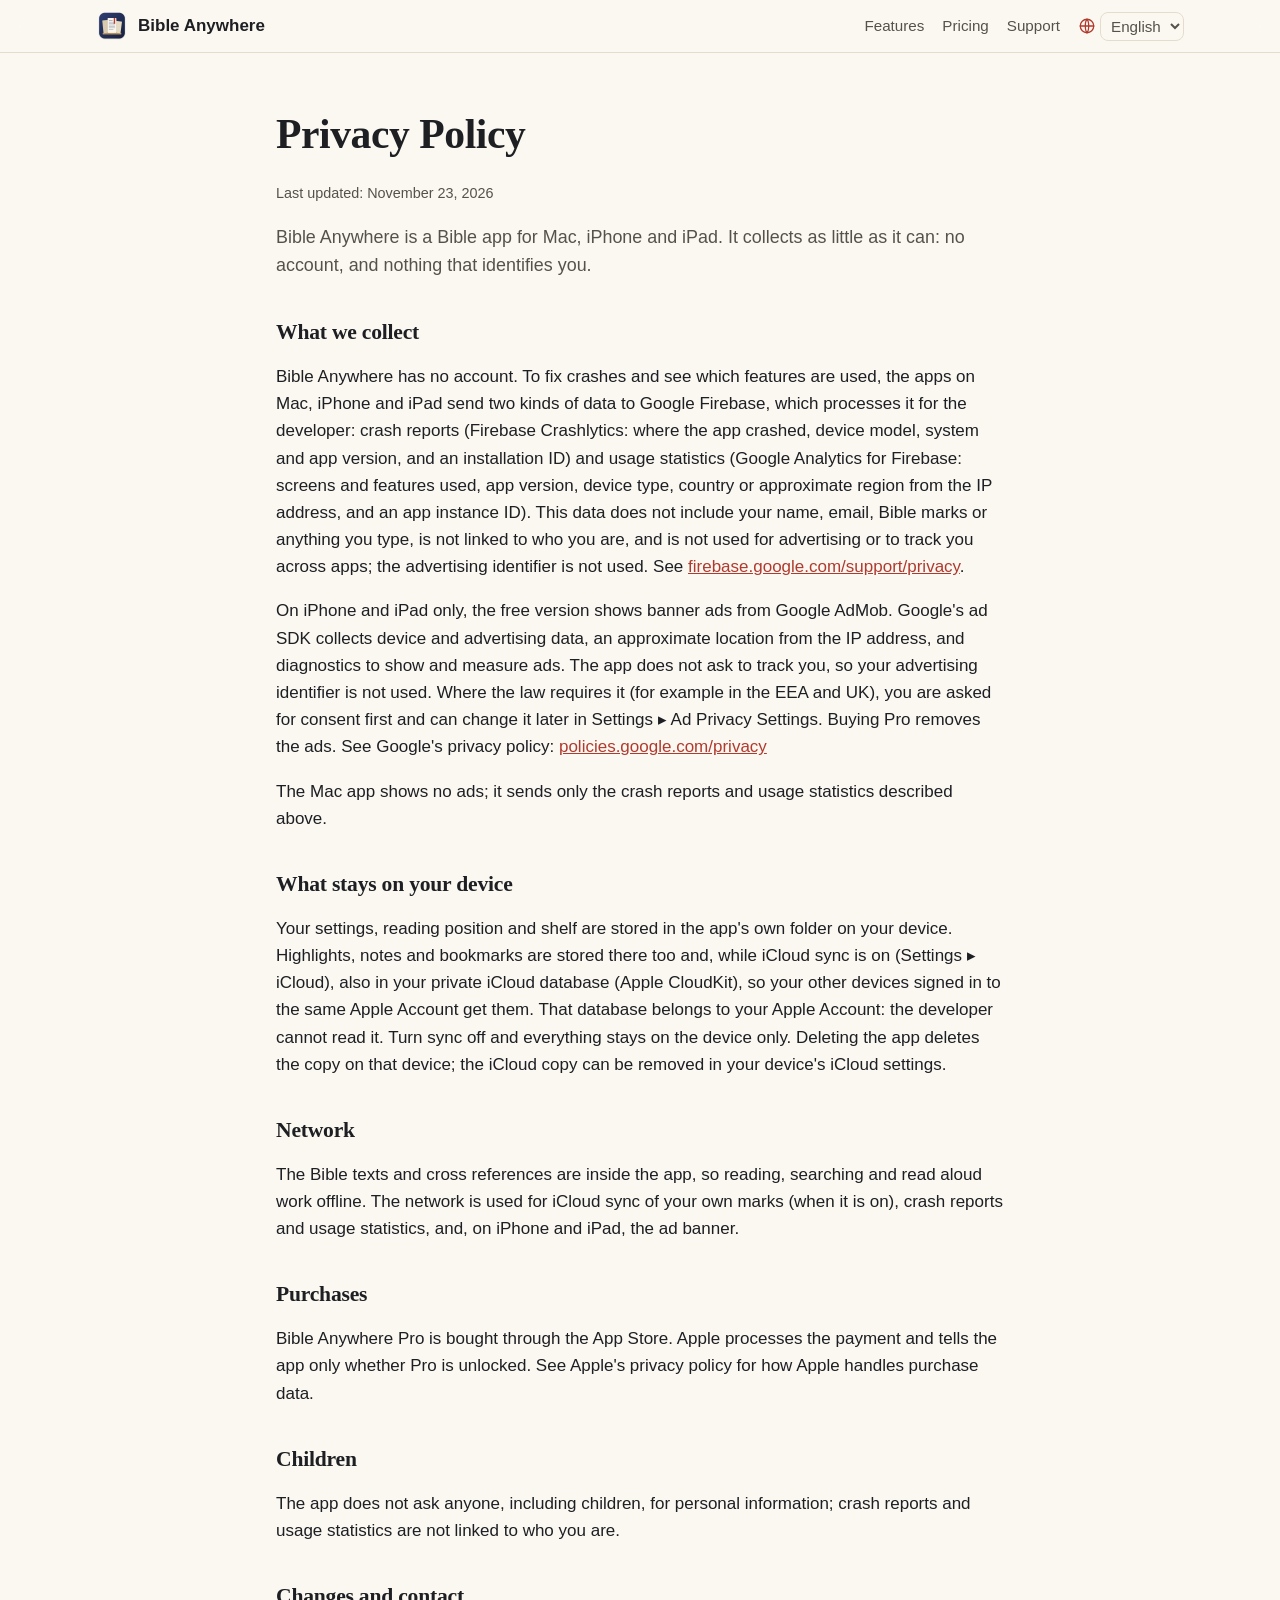
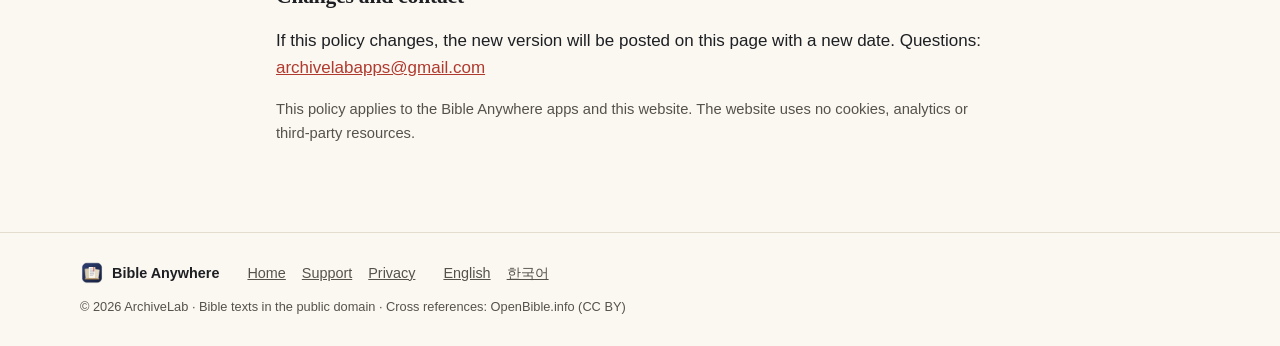
<file: en/privacy.html>
<!doctype html>
<html lang="en">
<head>
<meta charset="utf-8">
<meta name="viewport" content="width=device-width, initial-scale=1">
<title>Privacy Policy | Bible Anywhere</title>
<meta name="description" content="Bible Anywhere is a Bible app for Mac, iPhone and iPad. It collects as little as it can: no account, and nothing that identifies you.">
<meta name="color-scheme" content="light dark">
<link rel="canonical" href="https://archivelab-kr.github.io/bibleanywhere/en/privacy.html">
<link rel="alternate" hreflang="en" href="https://archivelab-kr.github.io/bibleanywhere/en/privacy.html">
<link rel="alternate" hreflang="ko" href="https://archivelab-kr.github.io/bibleanywhere/ko/privacy.html">
<link rel="alternate" hreflang="x-default" href="https://archivelab-kr.github.io/bibleanywhere/">
<meta property="og:type" content="website">
<meta property="og:site_name" content="Bible Anywhere">
<meta property="og:title" content="Privacy Policy | Bible Anywhere">
<meta property="og:description" content="Bible Anywhere is a Bible app for Mac, iPhone and iPad. It collects as little as it can: no account, and nothing that identifies you.">
<meta property="og:url" content="https://archivelab-kr.github.io/bibleanywhere/en/privacy.html">
<meta property="og:image" content="https://archivelab-kr.github.io/bibleanywhere/assets/icon-1024.png">
<link rel="icon" type="image/png" href="../assets/favicon.png">
<link rel="apple-touch-icon" href="../assets/icon-256.png">
<link rel="stylesheet" href="../assets/style.css">
<script src="../assets/site.js" defer></script>
</head>
<body>
<header class="top">
  <div class="top-in">
    <a class="brand" href="./"><img src="../assets/icon-256.png" alt="" width="32" height="32">Bible Anywhere</a>
    <nav class="top-nav" aria-label="Home">
      <a href="./index.html#features">Features</a>
      <a href="./index.html#pricing">Pricing</a>
      <a href="support.html">Support</a>
      <label class="lang"><svg class="ico sm" viewBox="0 0 24 24" fill="none" stroke="currentColor" stroke-width="1.7" stroke-linecap="round" stroke-linejoin="round" aria-hidden="true" focusable="false"><circle cx="12" cy="12" r="9"/><path d="M3 12h18M12 3c3 3 3 15 0 18M12 3c-3 3-3 15 0 18"/></svg><span class="sr">Language</span><select><option value="../en/privacy.html" selected>English</option><option value="../ko/privacy.html">한국어</option></select></label>
    </nav>
  </div>
</header>
<main class="doc">
  <h1>Privacy Policy</h1>
  <p class="updated">Last updated: November 23, 2026</p>
  <p class="lead">Bible Anywhere is a Bible app for Mac, iPhone and iPad. It collects as little as it can: no account, and nothing that identifies you.</p>
  <h2>What we collect</h2><p>Bible Anywhere has no account. To fix crashes and see which features are used, the apps on Mac, iPhone and iPad send two kinds of data to Google Firebase, which processes it for the developer: crash reports (Firebase Crashlytics: where the app crashed, device model, system and app version, and an installation ID) and usage statistics (Google Analytics for Firebase: screens and features used, app version, device type, country or approximate region from the IP address, and an app instance ID). This data does not include your name, email, Bible marks or anything you type, is not linked to who you are, and is not used for advertising or to track you across apps; the advertising identifier is not used. See <a href="https://firebase.google.com/support/privacy">firebase.google.com/support/privacy</a>.</p><p>On iPhone and iPad only, the free version shows banner ads from Google AdMob. Google's ad SDK collects device and advertising data, an approximate location from the IP address, and diagnostics to show and measure ads. The app does not ask to track you, so your advertising identifier is not used. Where the law requires it (for example in the EEA and UK), you are asked for consent first and can change it later in Settings ▸ Ad Privacy Settings. Buying Pro removes the ads. See Google's privacy policy: <a href="https://policies.google.com/privacy">policies.google.com/privacy</a></p><p>The Mac app shows no ads; it sends only the crash reports and usage statistics described above.</p><h2>What stays on your device</h2><p>Your settings, reading position and shelf are stored in the app's own folder on your device. Highlights, notes and bookmarks are stored there too and, while iCloud sync is on (Settings ▸ iCloud), also in your private iCloud database (Apple CloudKit), so your other devices signed in to the same Apple Account get them. That database belongs to your Apple Account: the developer cannot read it. Turn sync off and everything stays on the device only. Deleting the app deletes the copy on that device; the iCloud copy can be removed in your device's iCloud settings.</p><h2>Network</h2><p>The Bible texts and cross references are inside the app, so reading, searching and read aloud work offline. The network is used for iCloud sync of your own marks (when it is on), crash reports and usage statistics, and, on iPhone and iPad, the ad banner.</p><h2>Purchases</h2><p>Bible Anywhere Pro is bought through the App Store. Apple processes the payment and tells the app only whether Pro is unlocked. See Apple's privacy policy for how Apple handles purchase data.</p><h2>Children</h2><p>The app does not ask anyone, including children, for personal information; crash reports and usage statistics are not linked to who you are.</p><h2>Changes and contact</h2><p>If this policy changes, the new version will be posted on this page with a new date. Questions: <a href="mailto:archivelabapps@gmail.com">archivelabapps@gmail.com</a></p>
  <p class="note">This policy applies to the Bible Anywhere apps and this website. The website uses no cookies, analytics or third-party resources.</p>
</main>
<footer class="foot">
  <div class="foot-in">
    <p class="foot-brand"><img src="../assets/icon-256.png" alt="" width="24" height="24">Bible Anywhere</p>
    <ul class="foot-links">
      <li><a href="./">Home</a></li>
      <li><a href="support.html">Support</a></li>
      <li><a href="privacy.html">Privacy</a></li>
    </ul>
    <ul class="foot-langs" aria-label="Language"><li><a href="../en/privacy.html" hreflang="en" lang="en">English</a></li><li><a href="../ko/privacy.html" hreflang="ko" lang="ko">한국어</a></li></ul>
    <p class="foot-copy">© 2026 ArchiveLab · Bible texts in the public domain · Cross references: OpenBible.info (CC BY)</p>
  </div>
</footer>
</body>
</html>
</file>
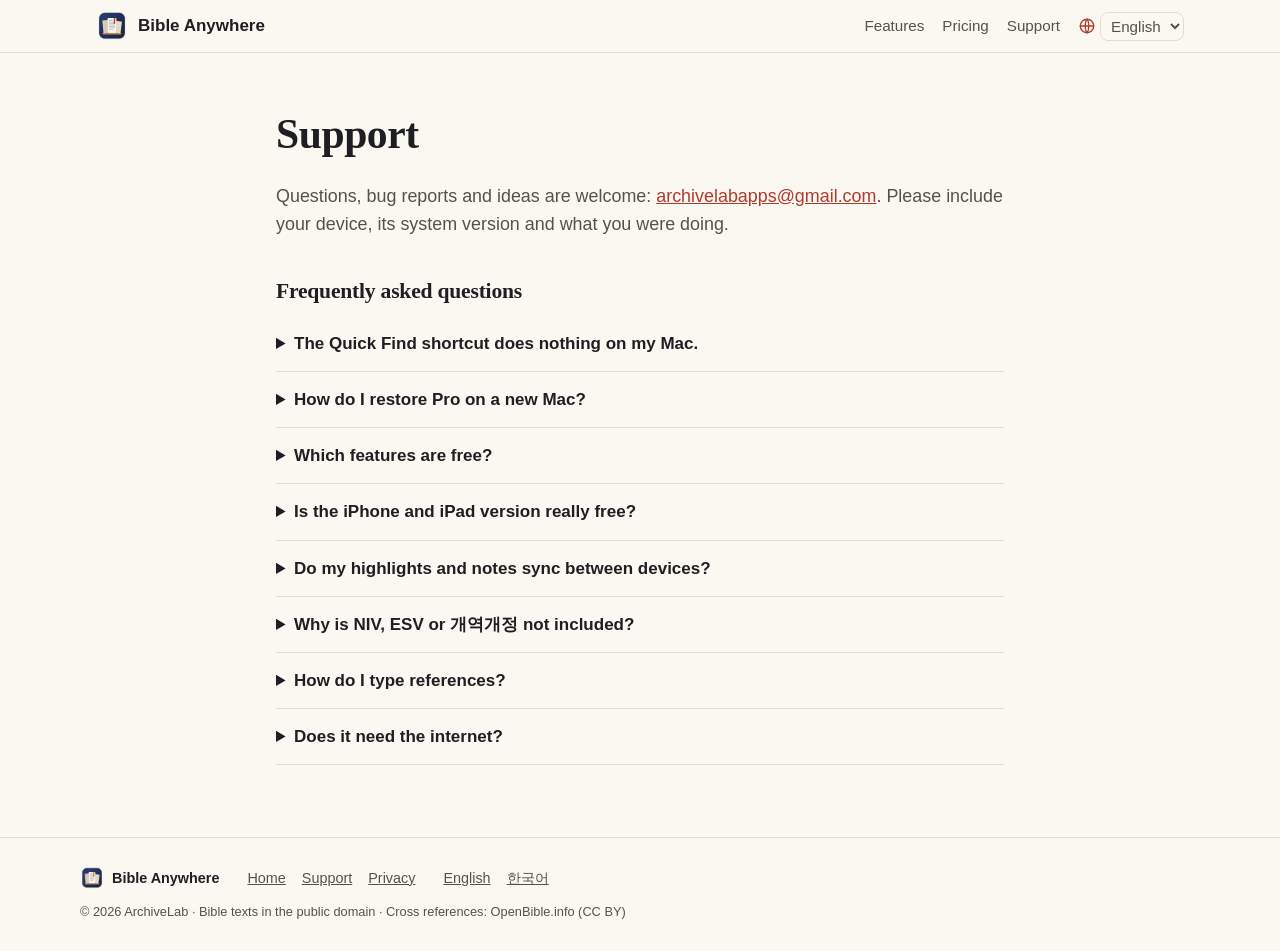
<file: en/support.html>
<!doctype html>
<html lang="en">
<head>
<meta charset="utf-8">
<meta name="viewport" content="width=device-width, initial-scale=1">
<title>Support | Bible Anywhere</title>
<meta name="description" content="Questions, bug reports and ideas are welcome: archivelabapps@gmail.com. Please include your device, its system version and what you were doing.">
<meta name="color-scheme" content="light dark">
<link rel="canonical" href="https://archivelab-kr.github.io/bibleanywhere/en/support.html">
<link rel="alternate" hreflang="en" href="https://archivelab-kr.github.io/bibleanywhere/en/support.html">
<link rel="alternate" hreflang="ko" href="https://archivelab-kr.github.io/bibleanywhere/ko/support.html">
<link rel="alternate" hreflang="x-default" href="https://archivelab-kr.github.io/bibleanywhere/">
<meta property="og:type" content="website">
<meta property="og:site_name" content="Bible Anywhere">
<meta property="og:title" content="Support | Bible Anywhere">
<meta property="og:description" content="Questions, bug reports and ideas are welcome: archivelabapps@gmail.com. Please include your device, its system version and what you were doing.">
<meta property="og:url" content="https://archivelab-kr.github.io/bibleanywhere/en/support.html">
<meta property="og:image" content="https://archivelab-kr.github.io/bibleanywhere/assets/icon-1024.png">
<link rel="icon" type="image/png" href="../assets/favicon.png">
<link rel="apple-touch-icon" href="../assets/icon-256.png">
<link rel="stylesheet" href="../assets/style.css">
<script src="../assets/site.js" defer></script>
</head>
<body>
<header class="top">
  <div class="top-in">
    <a class="brand" href="./"><img src="../assets/icon-256.png" alt="" width="32" height="32">Bible Anywhere</a>
    <nav class="top-nav" aria-label="Home">
      <a href="./index.html#features">Features</a>
      <a href="./index.html#pricing">Pricing</a>
      <a href="support.html">Support</a>
      <label class="lang"><svg class="ico sm" viewBox="0 0 24 24" fill="none" stroke="currentColor" stroke-width="1.7" stroke-linecap="round" stroke-linejoin="round" aria-hidden="true" focusable="false"><circle cx="12" cy="12" r="9"/><path d="M3 12h18M12 3c3 3 3 15 0 18M12 3c-3 3-3 15 0 18"/></svg><span class="sr">Language</span><select><option value="../en/support.html" selected>English</option><option value="../ko/support.html">한국어</option></select></label>
    </nav>
  </div>
</header>
<main class="doc">
  <h1>Support</h1>
  <p class="lead">Questions, bug reports and ideas are welcome: <a href="mailto:archivelabapps@gmail.com">archivelabapps@gmail.com</a>. Please include your device, its system version and what you were doing.</p>
  <h2>Frequently asked questions</h2>
  <div class="faq"><details><summary>The Quick Find shortcut does nothing on my Mac.</summary><p>Another shortcut may already use it. If macOS uses it (for example ⌃⌥Space switches input sources), Settings shows a warning; choose a different shortcut in Bible Anywhere ▸ Settings ▸ General. Another app's shortcut cannot be detected, so try a different one if Quick Find still does not open.</p></details><details><summary>How do I restore Pro on a new Mac?</summary><p>Open Settings ▸ General and click Restore Purchases, signed in with the same Apple Account.</p></details><details><summary>Which features are free?</summary><p>On the Mac: reading, search, two translations, cross references, highlights, notes, bookmarks, read aloud, themes, copying from the reader and verse links. Pro adds Quick Find copying, the Services menu and Markdown export. On iPhone and iPad every feature is free with ads, and Pro removes the ads.</p></details><details><summary>Is the iPhone and iPad version really free?</summary><p>Yes. Every feature is free with a small banner below the text. Pro (one purchase) removes the ads; if you bought Pro on the Mac, tap Restore Purchase in Settings.</p></details><details><summary>Do my highlights and notes sync between devices?</summary><p>Yes, through your own iCloud: sign in with the same Apple Account on your Mac, iPhone and iPad and keep Settings ▸ iCloud sync on. If the same verse is changed on two devices before they sync, the later change wins; two different notes are both kept.</p></details><details><summary>Why is NIV, ESV or 개역개정 not included?</summary><p>Those translations are copyrighted and need a license from their publishers. Bible Anywhere includes only public-domain texts.</p></details><details><summary>How do I type references?</summary><p>English or Korean book names and common abbreviations all work: “John 3:16”, “Rom 8:28-39”, “Ps 23”, “요 3:16”, “고전 13:4~7”. Separate several with semicolons.</p></details><details><summary>Does it need the internet?</summary><p>No. All texts, cross references and the read-aloud voices are on your device.</p></details></div>
</main>
<footer class="foot">
  <div class="foot-in">
    <p class="foot-brand"><img src="../assets/icon-256.png" alt="" width="24" height="24">Bible Anywhere</p>
    <ul class="foot-links">
      <li><a href="./">Home</a></li>
      <li><a href="support.html">Support</a></li>
      <li><a href="privacy.html">Privacy</a></li>
    </ul>
    <ul class="foot-langs" aria-label="Language"><li><a href="../en/support.html" hreflang="en" lang="en">English</a></li><li><a href="../ko/support.html" hreflang="ko" lang="ko">한국어</a></li></ul>
    <p class="foot-copy">© 2026 ArchiveLab · Bible texts in the public domain · Cross references: OpenBible.info (CC BY)</p>
  </div>
</footer>
</body>
</html>
</file>
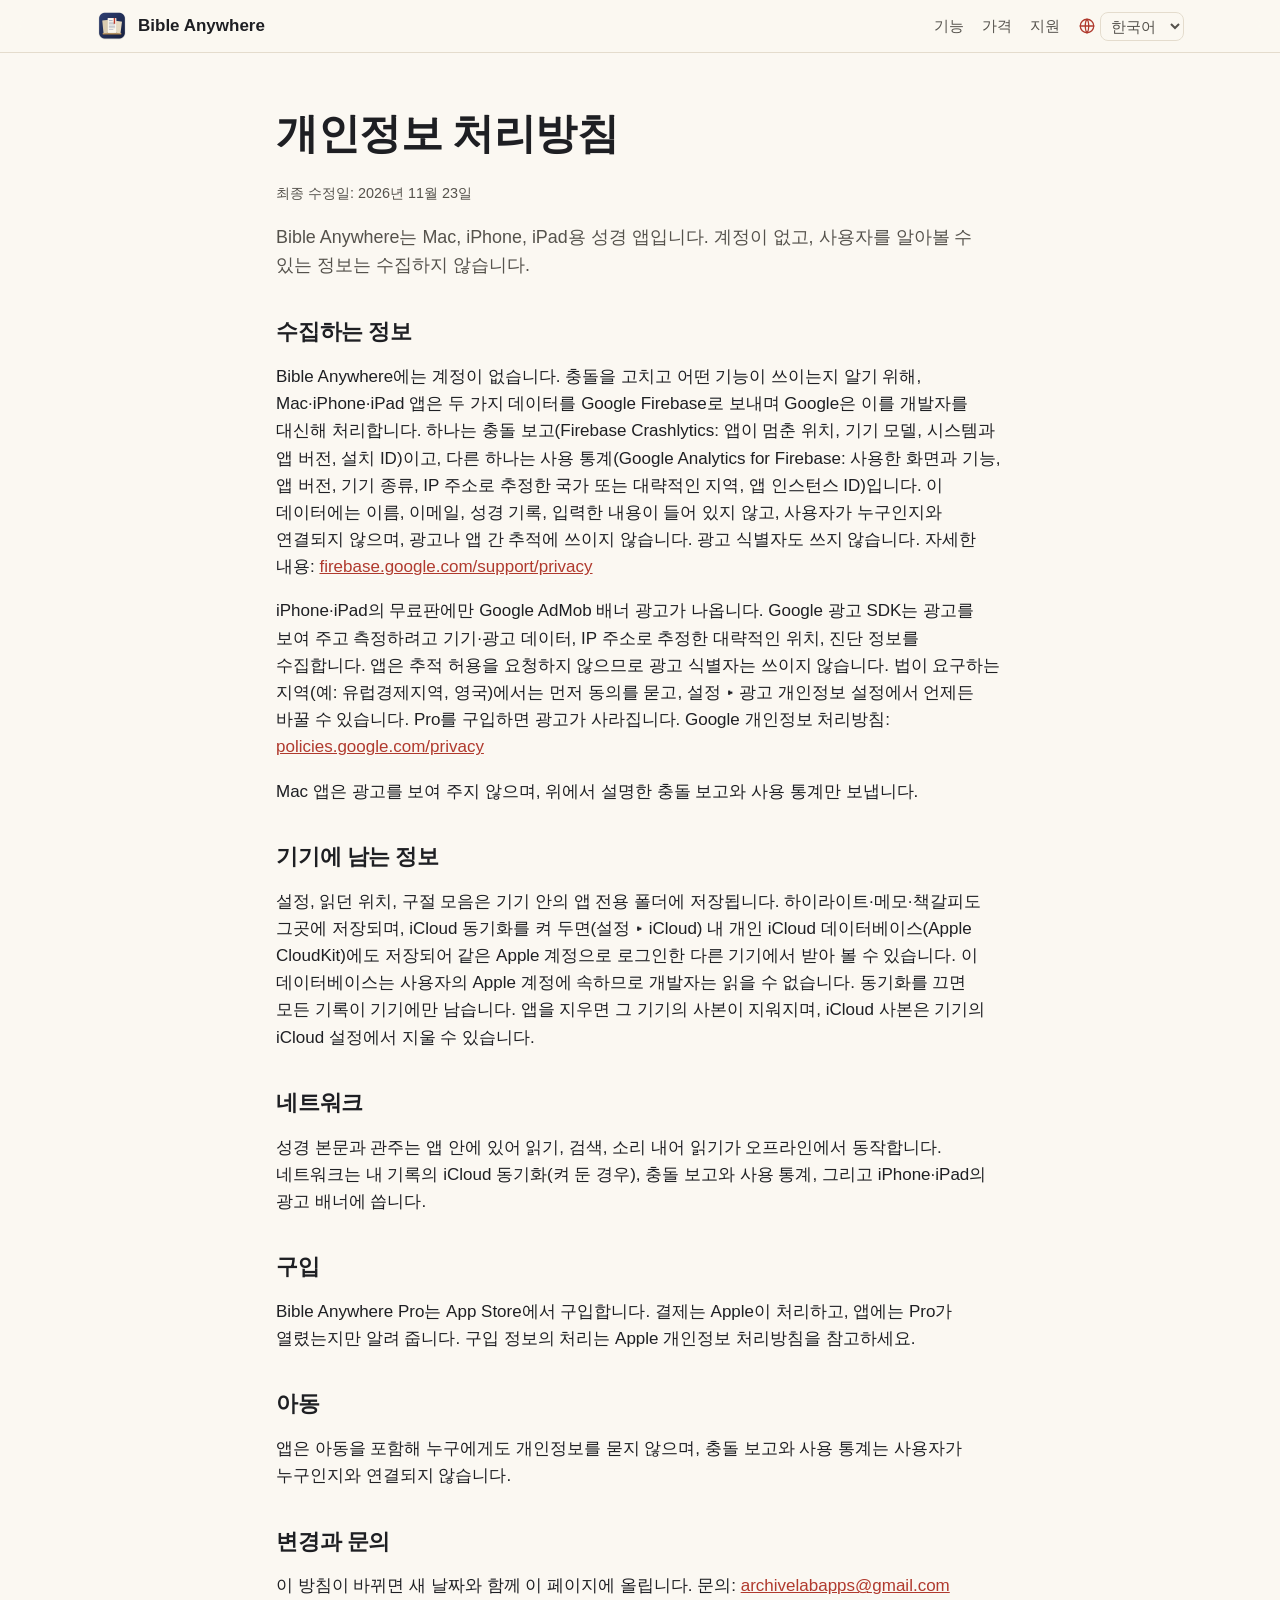
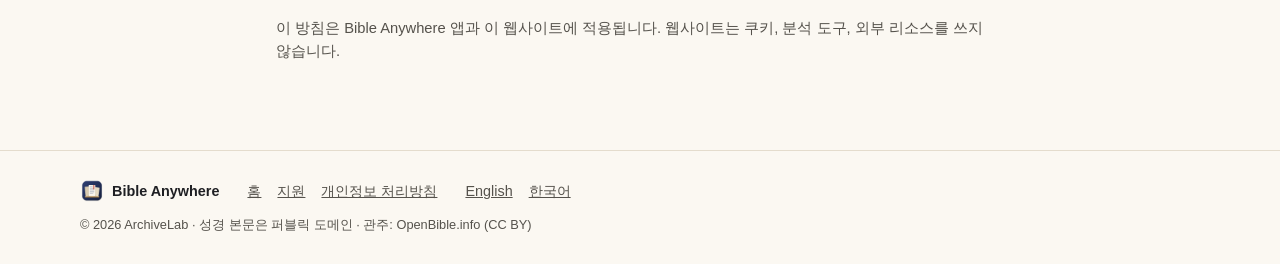
<file: ko/privacy.html>
<!doctype html>
<html lang="ko">
<head>
<meta charset="utf-8">
<meta name="viewport" content="width=device-width, initial-scale=1">
<title>개인정보 처리방침 | Bible Anywhere</title>
<meta name="description" content="Bible Anywhere는 Mac, iPhone, iPad용 성경 앱입니다. 계정이 없고, 사용자를 알아볼 수 있는 정보는 수집하지 않습니다.">
<meta name="color-scheme" content="light dark">
<link rel="canonical" href="https://archivelab-kr.github.io/bibleanywhere/ko/privacy.html">
<link rel="alternate" hreflang="en" href="https://archivelab-kr.github.io/bibleanywhere/en/privacy.html">
<link rel="alternate" hreflang="ko" href="https://archivelab-kr.github.io/bibleanywhere/ko/privacy.html">
<link rel="alternate" hreflang="x-default" href="https://archivelab-kr.github.io/bibleanywhere/">
<meta property="og:type" content="website">
<meta property="og:site_name" content="Bible Anywhere">
<meta property="og:title" content="개인정보 처리방침 | Bible Anywhere">
<meta property="og:description" content="Bible Anywhere는 Mac, iPhone, iPad용 성경 앱입니다. 계정이 없고, 사용자를 알아볼 수 있는 정보는 수집하지 않습니다.">
<meta property="og:url" content="https://archivelab-kr.github.io/bibleanywhere/ko/privacy.html">
<meta property="og:image" content="https://archivelab-kr.github.io/bibleanywhere/assets/icon-1024.png">
<link rel="icon" type="image/png" href="../assets/favicon.png">
<link rel="apple-touch-icon" href="../assets/icon-256.png">
<link rel="stylesheet" href="../assets/style.css">
<script src="../assets/site.js" defer></script>
</head>
<body>
<header class="top">
  <div class="top-in">
    <a class="brand" href="./"><img src="../assets/icon-256.png" alt="" width="32" height="32">Bible Anywhere</a>
    <nav class="top-nav" aria-label="홈">
      <a href="./index.html#features">기능</a>
      <a href="./index.html#pricing">가격</a>
      <a href="support.html">지원</a>
      <label class="lang"><svg class="ico sm" viewBox="0 0 24 24" fill="none" stroke="currentColor" stroke-width="1.7" stroke-linecap="round" stroke-linejoin="round" aria-hidden="true" focusable="false"><circle cx="12" cy="12" r="9"/><path d="M3 12h18M12 3c3 3 3 15 0 18M12 3c-3 3-3 15 0 18"/></svg><span class="sr">언어</span><select><option value="../en/privacy.html">English</option><option value="../ko/privacy.html" selected>한국어</option></select></label>
    </nav>
  </div>
</header>
<main class="doc">
  <h1>개인정보 처리방침</h1>
  <p class="updated">최종 수정일: 2026년 11월 23일</p>
  <p class="lead">Bible Anywhere는 Mac, iPhone, iPad용 성경 앱입니다. 계정이 없고, 사용자를 알아볼 수 있는 정보는 수집하지 않습니다.</p>
  <h2>수집하는 정보</h2><p>Bible Anywhere에는 계정이 없습니다. 충돌을 고치고 어떤 기능이 쓰이는지 알기 위해, Mac·iPhone·iPad 앱은 두 가지 데이터를 Google Firebase로 보내며 Google은 이를 개발자를 대신해 처리합니다. 하나는 충돌 보고(Firebase Crashlytics: 앱이 멈춘 위치, 기기 모델, 시스템과 앱 버전, 설치 ID)이고, 다른 하나는 사용 통계(Google Analytics for Firebase: 사용한 화면과 기능, 앱 버전, 기기 종류, IP 주소로 추정한 국가 또는 대략적인 지역, 앱 인스턴스 ID)입니다. 이 데이터에는 이름, 이메일, 성경 기록, 입력한 내용이 들어 있지 않고, 사용자가 누구인지와 연결되지 않으며, 광고나 앱 간 추적에 쓰이지 않습니다. 광고 식별자도 쓰지 않습니다. 자세한 내용: <a href="https://firebase.google.com/support/privacy">firebase.google.com/support/privacy</a></p><p>iPhone·iPad의 무료판에만 Google AdMob 배너 광고가 나옵니다. Google 광고 SDK는 광고를 보여 주고 측정하려고 기기·광고 데이터, IP 주소로 추정한 대략적인 위치, 진단 정보를 수집합니다. 앱은 추적 허용을 요청하지 않으므로 광고 식별자는 쓰이지 않습니다. 법이 요구하는 지역(예: 유럽경제지역, 영국)에서는 먼저 동의를 묻고, 설정 ▸ 광고 개인정보 설정에서 언제든 바꿀 수 있습니다. Pro를 구입하면 광고가 사라집니다. Google 개인정보 처리방침: <a href="https://policies.google.com/privacy">policies.google.com/privacy</a></p><p>Mac 앱은 광고를 보여 주지 않으며, 위에서 설명한 충돌 보고와 사용 통계만 보냅니다.</p><h2>기기에 남는 정보</h2><p>설정, 읽던 위치, 구절 모음은 기기 안의 앱 전용 폴더에 저장됩니다. 하이라이트·메모·책갈피도 그곳에 저장되며, iCloud 동기화를 켜 두면(설정 ▸ iCloud) 내 개인 iCloud 데이터베이스(Apple CloudKit)에도 저장되어 같은 Apple 계정으로 로그인한 다른 기기에서 받아 볼 수 있습니다. 이 데이터베이스는 사용자의 Apple 계정에 속하므로 개발자는 읽을 수 없습니다. 동기화를 끄면 모든 기록이 기기에만 남습니다. 앱을 지우면 그 기기의 사본이 지워지며, iCloud 사본은 기기의 iCloud 설정에서 지울 수 있습니다.</p><h2>네트워크</h2><p>성경 본문과 관주는 앱 안에 있어 읽기, 검색, 소리 내어 읽기가 오프라인에서 동작합니다. 네트워크는 내 기록의 iCloud 동기화(켜 둔 경우), 충돌 보고와 사용 통계, 그리고 iPhone·iPad의 광고 배너에 씁니다.</p><h2>구입</h2><p>Bible Anywhere Pro는 App Store에서 구입합니다. 결제는 Apple이 처리하고, 앱에는 Pro가 열렸는지만 알려 줍니다. 구입 정보의 처리는 Apple 개인정보 처리방침을 참고하세요.</p><h2>아동</h2><p>앱은 아동을 포함해 누구에게도 개인정보를 묻지 않으며, 충돌 보고와 사용 통계는 사용자가 누구인지와 연결되지 않습니다.</p><h2>변경과 문의</h2><p>이 방침이 바뀌면 새 날짜와 함께 이 페이지에 올립니다. 문의: <a href="mailto:archivelabapps@gmail.com">archivelabapps@gmail.com</a></p>
  <p class="note">이 방침은 Bible Anywhere 앱과 이 웹사이트에 적용됩니다. 웹사이트는 쿠키, 분석 도구, 외부 리소스를 쓰지 않습니다.</p>
</main>
<footer class="foot">
  <div class="foot-in">
    <p class="foot-brand"><img src="../assets/icon-256.png" alt="" width="24" height="24">Bible Anywhere</p>
    <ul class="foot-links">
      <li><a href="./">홈</a></li>
      <li><a href="support.html">지원</a></li>
      <li><a href="privacy.html">개인정보 처리방침</a></li>
    </ul>
    <ul class="foot-langs" aria-label="언어"><li><a href="../en/privacy.html" hreflang="en" lang="en">English</a></li><li><a href="../ko/privacy.html" hreflang="ko" lang="ko">한국어</a></li></ul>
    <p class="foot-copy">© 2026 ArchiveLab · 성경 본문은 퍼블릭 도메인 · 관주: OpenBible.info (CC BY)</p>
  </div>
</footer>
</body>
</html>
</file>
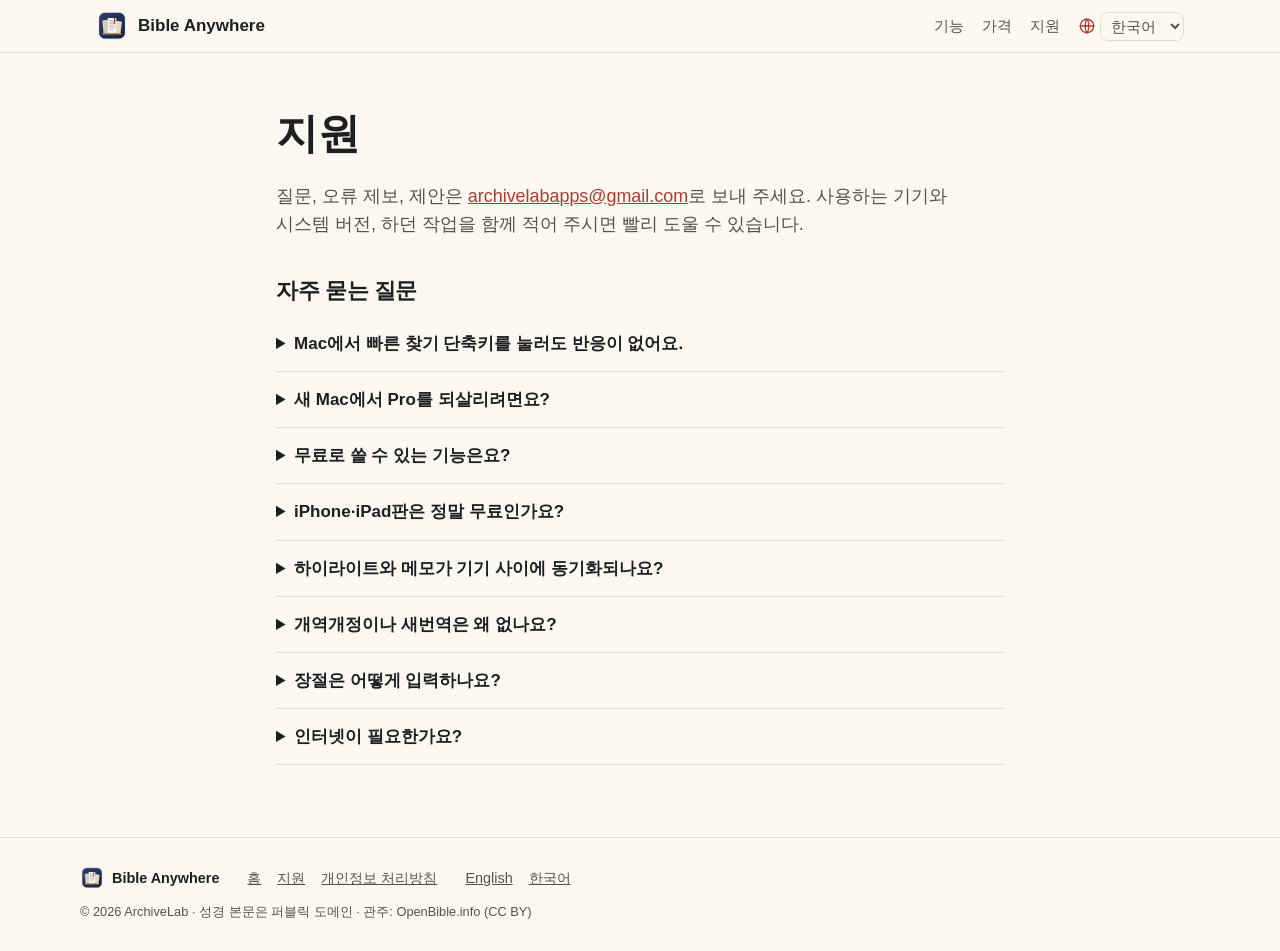
<file: ko/support.html>
<!doctype html>
<html lang="ko">
<head>
<meta charset="utf-8">
<meta name="viewport" content="width=device-width, initial-scale=1">
<title>지원 | Bible Anywhere</title>
<meta name="description" content="질문, 오류 제보, 제안은 archivelabapps@gmail.com로 보내 주세요. 사용하는 기기와 시스템 버전, 하던 작업을 함께 적어 주시면 빨리 도울 수 있습니다.">
<meta name="color-scheme" content="light dark">
<link rel="canonical" href="https://archivelab-kr.github.io/bibleanywhere/ko/support.html">
<link rel="alternate" hreflang="en" href="https://archivelab-kr.github.io/bibleanywhere/en/support.html">
<link rel="alternate" hreflang="ko" href="https://archivelab-kr.github.io/bibleanywhere/ko/support.html">
<link rel="alternate" hreflang="x-default" href="https://archivelab-kr.github.io/bibleanywhere/">
<meta property="og:type" content="website">
<meta property="og:site_name" content="Bible Anywhere">
<meta property="og:title" content="지원 | Bible Anywhere">
<meta property="og:description" content="질문, 오류 제보, 제안은 archivelabapps@gmail.com로 보내 주세요. 사용하는 기기와 시스템 버전, 하던 작업을 함께 적어 주시면 빨리 도울 수 있습니다.">
<meta property="og:url" content="https://archivelab-kr.github.io/bibleanywhere/ko/support.html">
<meta property="og:image" content="https://archivelab-kr.github.io/bibleanywhere/assets/icon-1024.png">
<link rel="icon" type="image/png" href="../assets/favicon.png">
<link rel="apple-touch-icon" href="../assets/icon-256.png">
<link rel="stylesheet" href="../assets/style.css">
<script src="../assets/site.js" defer></script>
</head>
<body>
<header class="top">
  <div class="top-in">
    <a class="brand" href="./"><img src="../assets/icon-256.png" alt="" width="32" height="32">Bible Anywhere</a>
    <nav class="top-nav" aria-label="홈">
      <a href="./index.html#features">기능</a>
      <a href="./index.html#pricing">가격</a>
      <a href="support.html">지원</a>
      <label class="lang"><svg class="ico sm" viewBox="0 0 24 24" fill="none" stroke="currentColor" stroke-width="1.7" stroke-linecap="round" stroke-linejoin="round" aria-hidden="true" focusable="false"><circle cx="12" cy="12" r="9"/><path d="M3 12h18M12 3c3 3 3 15 0 18M12 3c-3 3-3 15 0 18"/></svg><span class="sr">언어</span><select><option value="../en/support.html">English</option><option value="../ko/support.html" selected>한국어</option></select></label>
    </nav>
  </div>
</header>
<main class="doc">
  <h1>지원</h1>
  <p class="lead">질문, 오류 제보, 제안은 <a href="mailto:archivelabapps@gmail.com">archivelabapps@gmail.com</a>로 보내 주세요. 사용하는 기기와 시스템 버전, 하던 작업을 함께 적어 주시면 빨리 도울 수 있습니다.</p>
  <h2>자주 묻는 질문</h2>
  <div class="faq"><details><summary>Mac에서 빠른 찾기 단축키를 눌러도 반응이 없어요.</summary><p>다른 단축키가 이미 쓰고 있을 수 있습니다. macOS가 쓰는 단축키(예: ⌃⌥Space는 입력 소스 전환)라면 설정에 경고가 나옵니다. Bible Anywhere ▸ 설정 ▸ 일반에서 다른 단축키를 고르세요. 다른 앱의 단축키는 알아낼 수 없으니, 그래도 열리지 않으면 다른 단축키를 골라 보세요.</p></details><details><summary>새 Mac에서 Pro를 되살리려면요?</summary><p>같은 Apple 계정으로 로그인한 상태에서 설정 ▸ 일반의 ‘구입 복원’을 누르세요.</p></details><details><summary>무료로 쓸 수 있는 기능은요?</summary><p>Mac에서는 읽기, 검색, 대역, 관주, 하이라이트·메모·책갈피, 소리 내어 읽기, 테마, 리더에서 복사, 구절 링크가 무료이고, Pro가 빠른 찾기 복사, 서비스 메뉴, Markdown 내보내기를 엽니다. iPhone·iPad에서는 모든 기능이 광고와 함께 무료이고, Pro로 광고를 없앱니다.</p></details><details><summary>iPhone·iPad판은 정말 무료인가요?</summary><p>네. 모든 기능이 무료이고, 본문 아래에 작은 배너가 나옵니다. Pro(한 번 구입)로 광고를 없앨 수 있고, Mac에서 Pro를 샀다면 설정에서 ‘구입 복원’을 누르세요.</p></details><details><summary>하이라이트와 메모가 기기 사이에 동기화되나요?</summary><p>네. 내 iCloud를 통해 동기화됩니다. Mac, iPhone, iPad에서 같은 Apple 계정으로 로그인하고 설정 ▸ iCloud 동기화를 켜 두세요. 동기화되기 전에 두 기기에서 같은 절을 고치면 나중에 고친 쪽이 남고, 서로 다른 메모는 둘 다 보존됩니다.</p></details><details><summary>개역개정이나 새번역은 왜 없나요?</summary><p>저작권이 있는 번역본이라 출판사 허락이 필요합니다. Bible Anywhere는 퍼블릭 도메인 본문만 넣었습니다.</p></details><details><summary>장절은 어떻게 입력하나요?</summary><p>한국어·영어 책 이름과 흔한 약칭을 모두 알아듣습니다: “요 3:16”, “롬 8:28-39”, “시 23”, “고전 13:4~7”, “John 3:16”. 여러 개는 세미콜론으로 나누세요.</p></details><details><summary>인터넷이 필요한가요?</summary><p>아니요. 본문, 관주, 낭독 음성이 모두 기기에 있습니다.</p></details></div>
</main>
<footer class="foot">
  <div class="foot-in">
    <p class="foot-brand"><img src="../assets/icon-256.png" alt="" width="24" height="24">Bible Anywhere</p>
    <ul class="foot-links">
      <li><a href="./">홈</a></li>
      <li><a href="support.html">지원</a></li>
      <li><a href="privacy.html">개인정보 처리방침</a></li>
    </ul>
    <ul class="foot-langs" aria-label="언어"><li><a href="../en/support.html" hreflang="en" lang="en">English</a></li><li><a href="../ko/support.html" hreflang="ko" lang="ko">한국어</a></li></ul>
    <p class="foot-copy">© 2026 ArchiveLab · 성경 본문은 퍼블릭 도메인 · 관주: OpenBible.info (CC BY)</p>
  </div>
</footer>
</body>
</html>
</file>
<file: assets/style.css>
:root {
  --paper: #fbf8f2;
  --paper-2: #f3ede1;
  --card: #ffffff;
  --ink: #1e1f23;
  --ink-2: #55524c;
  --line: #e4dccd;
  --accent: #b03a2e;
  --accent-ink: #ffffff;
  --shadow: 0 18px 50px rgba(60, 40, 20, .14), 0 2px 8px rgba(60, 40, 20, .08);
  --serif: "Iowan Old Style", "NanumMyeongjo", "Nanum Myeongjo", "AppleMyungjo", "Noto Serif KR", Georgia, serif;
  --sans: -apple-system, BlinkMacSystemFont, "Apple SD Gothic Neo", "Segoe UI", "Noto Sans KR", sans-serif;
  color-scheme: light;
}
@media (prefers-color-scheme: dark) {
  :root:not([data-theme="light"]) {
    --paper: #16161a; --paper-2: #1d1d22; --card: #222228; --ink: #f1eee8; --ink-2: #b4afa6; --line: #34343c;
    --accent: #e0675a; --accent-ink: #16161a; --shadow: 0 18px 50px rgba(0, 0, 0, .5), 0 2px 8px rgba(0, 0, 0, .4);
    color-scheme: dark;
  }
}
:root[data-theme="dark"] {
  --paper: #16161a; --paper-2: #1d1d22; --card: #222228; --ink: #f1eee8; --ink-2: #b4afa6; --line: #34343c;
  --accent: #e0675a; --accent-ink: #16161a; --shadow: 0 18px 50px rgba(0, 0, 0, .5), 0 2px 8px rgba(0, 0, 0, .4);
  color-scheme: dark;
}

* { box-sizing: border-box; }
html { -webkit-text-size-adjust: 100%; scroll-behavior: smooth; }
body { margin: 0; background: var(--paper); color: var(--ink); font: 17px/1.6 var(--sans); word-break: keep-all; overflow-wrap: anywhere; }
img { max-width: 100%; height: auto; display: block; }
a { color: var(--accent); }
h1, h2, h3 { line-height: 1.25; margin: 0 0 .5em; }
h1, h2 { font-family: var(--serif); font-weight: 600; letter-spacing: -.01em; }
h2 { font-size: clamp(1.6rem, 3.4vw, 2.3rem); text-align: center; }
h3 { font-size: 1.08rem; }
.sr { position: absolute; width: 1px; height: 1px; overflow: hidden; clip: rect(0 0 0 0); }
.ico { width: 28px; height: 28px; color: var(--accent); flex: none; }
.ico.sm { width: 18px; height: 18px; }
.ico.lg { width: 40px; height: 40px; margin: 0 auto 12px; }
.note { color: var(--ink-2); font-size: .92rem; }
.center { text-align: center; }
section { padding: 72px 16px; }

/* Header */
.top { position: sticky; top: 0; z-index: 10; background: color-mix(in srgb, var(--paper) 86%, transparent); backdrop-filter: saturate(1.4) blur(14px); -webkit-backdrop-filter: saturate(1.4) blur(14px); border-bottom: 1px solid var(--line); }
.top-in { max-width: 1120px; margin: 0 auto; padding: 10px 16px; display: flex; align-items: center; justify-content: space-between; gap: 12px; }
.brand { display: flex; align-items: center; gap: 10px; color: var(--ink); text-decoration: none; font-weight: 700; white-space: nowrap; }
.brand img { border-radius: 8px; }
.top-nav { display: flex; align-items: center; gap: 18px; font-size: .95rem; }
.top-nav a { color: var(--ink-2); text-decoration: none; }
.top-nav a:hover { color: var(--accent); }
.lang { display: flex; align-items: center; gap: 4px; color: var(--ink-2); }
.lang select { background: transparent; color: inherit; border: 1px solid var(--line); border-radius: 8px; padding: 4px 6px; font: inherit; }

/* Hero */
.hero { padding-top: 56px; background: radial-gradient(1200px 500px at 70% 0%, var(--paper-2), transparent 70%); }
.hero-in { max-width: 1120px; margin: 0 auto; display: grid; grid-template-columns: minmax(0, 5fr) minmax(0, 6fr); gap: 48px; align-items: center; }
.kicker { color: var(--accent); font-weight: 600; letter-spacing: .04em; font-size: .9rem; margin: 0 0 10px; }
.hero h1 { font-size: clamp(2.3rem, 5.4vw, 3.6rem); }
.lead { font-size: 1.12rem; color: var(--ink-2); }
.cta { display: inline-block; margin: 18px 0 10px; padding: 13px 22px; border-radius: 12px; background: var(--accent); color: var(--accent-ink); text-decoration: none; font-weight: 700; }
.cta.is-soon { background: var(--ink); color: var(--paper); }
.req { color: var(--ink-2); font-size: .85rem; }
.hero-art { position: relative; padding-bottom: 40px; }
.hero-art .mac { border-radius: 12px; box-shadow: var(--shadow); }
.hero-art .phone { position: absolute; right: -8px; bottom: 0; width: 26%; border-radius: 22px; border: 5px solid #111; box-shadow: var(--shadow); }

/* Steps */
.steps { list-style: none; padding: 0; margin: 36px auto 0; max-width: 1120px; display: grid; grid-template-columns: repeat(3, minmax(0, 1fr)); gap: 28px; }
.steps figure { margin: 0 0 14px; border-radius: 10px; overflow: hidden; box-shadow: var(--shadow); background: var(--card); }
.steps p { color: var(--ink-2); margin: 0; }

/* Features */
.features { background: var(--paper-2); }
.feature-grid { list-style: none; padding: 0; margin: 36px auto 0; max-width: 1120px; display: grid; grid-template-columns: repeat(4, minmax(0, 1fr)); gap: 18px; }
.feature-grid li { background: var(--card); border: 1px solid var(--line); border-radius: 14px; padding: 20px; }
.feature-grid h3 { margin-top: 12px; }
.feature-grid p { margin: 0; color: var(--ink-2); font-size: .95rem; }

/* Devices */
.devices-in { max-width: 1120px; margin: 0 auto; display: grid; grid-template-columns: minmax(0, 5fr) minmax(0, 6fr); gap: 48px; align-items: center; }
.devices h2 { text-align: left; }
.devices-copy p { color: var(--ink-2); }
.devices-art { position: relative; padding-right: 12%; }
.devices-art .pad { border-radius: 18px; border: 6px solid #111; box-shadow: var(--shadow); }
.devices-art .phone { position: absolute; right: 0; bottom: -20px; width: 30%; border-radius: 22px; border: 5px solid #111; box-shadow: var(--shadow); }

/* Pricing */
.pricing { background: var(--paper-2); }
.plans { max-width: 860px; margin: 36px auto 18px; display: grid; grid-template-columns: repeat(2, minmax(0, 1fr)); gap: 20px; }
.plan { background: var(--card); border: 1px solid var(--line); border-radius: 16px; padding: 26px; }
.plan.pro { border: 2px solid var(--accent); }
.plan .price { color: var(--ink-2); margin: 0 0 14px; }
.plan ul { list-style: none; padding: 0; margin: 0; display: grid; gap: 8px; }
.plan li { display: flex; gap: 8px; align-items: flex-start; }
.plan li .ico { margin-top: 3px; }

/* Texts */
.text-list { list-style: none; padding: 0; margin: 28px auto 14px; max-width: 760px; display: flex; flex-wrap: wrap; justify-content: center; gap: 10px; }
.text-list li { border: 1px solid var(--line); background: var(--card); border-radius: 999px; padding: 8px 16px; font-family: var(--serif); }
.texts .note { max-width: 680px; margin-left: auto; margin-right: auto; }

/* Promise */
.promise-in { max-width: 640px; margin: 0 auto; text-align: center; }
.promise-in p { color: var(--ink-2); }

/* Documents */
.doc { max-width: 760px; margin: 0 auto; padding: 56px 16px 72px; }
.doc h1 { font-size: clamp(2rem, 4.5vw, 2.6rem); }
.doc h2 { text-align: left; font-size: 1.35rem; margin-top: 1.8em; }
.doc .updated { color: var(--ink-2); font-size: .9rem; }
.faq details { border-bottom: 1px solid var(--line); padding: 14px 0; }
.faq summary { cursor: pointer; font-weight: 600; }
.faq p { color: var(--ink-2); margin: 10px 0 0; }

/* Footer */
.foot { border-top: 1px solid var(--line); padding: 28px 16px; font-size: .9rem; color: var(--ink-2); }
.foot-in { max-width: 1120px; margin: 0 auto; display: flex; flex-wrap: wrap; gap: 12px 28px; align-items: center; }
.foot-brand { display: flex; align-items: center; gap: 8px; font-weight: 700; color: var(--ink); margin: 0; }
.foot-brand img { border-radius: 6px; }
.foot ul { list-style: none; padding: 0; margin: 0; display: flex; gap: 16px; }
.foot a { color: var(--ink-2); }
.foot-copy { width: 100%; margin: 0; font-size: .8rem; }

@media (max-width: 900px) {
  .hero-in, .devices-in { grid-template-columns: 1fr; gap: 32px; }
  .feature-grid { grid-template-columns: repeat(2, minmax(0, 1fr)); }
  .steps { grid-template-columns: 1fr; max-width: 560px; }
}
@media (max-width: 560px) {
  section { padding: 52px 16px; }
  .top-nav a:not(:last-of-type) { display: none; }
  .feature-grid, .plans { grid-template-columns: 1fr; }
  .hero-art .phone { width: 30%; right: 0; }
  .devices-art { padding-right: 18%; }
}
@media (prefers-reduced-motion: reduce) { html { scroll-behavior: auto; } }
</file>
